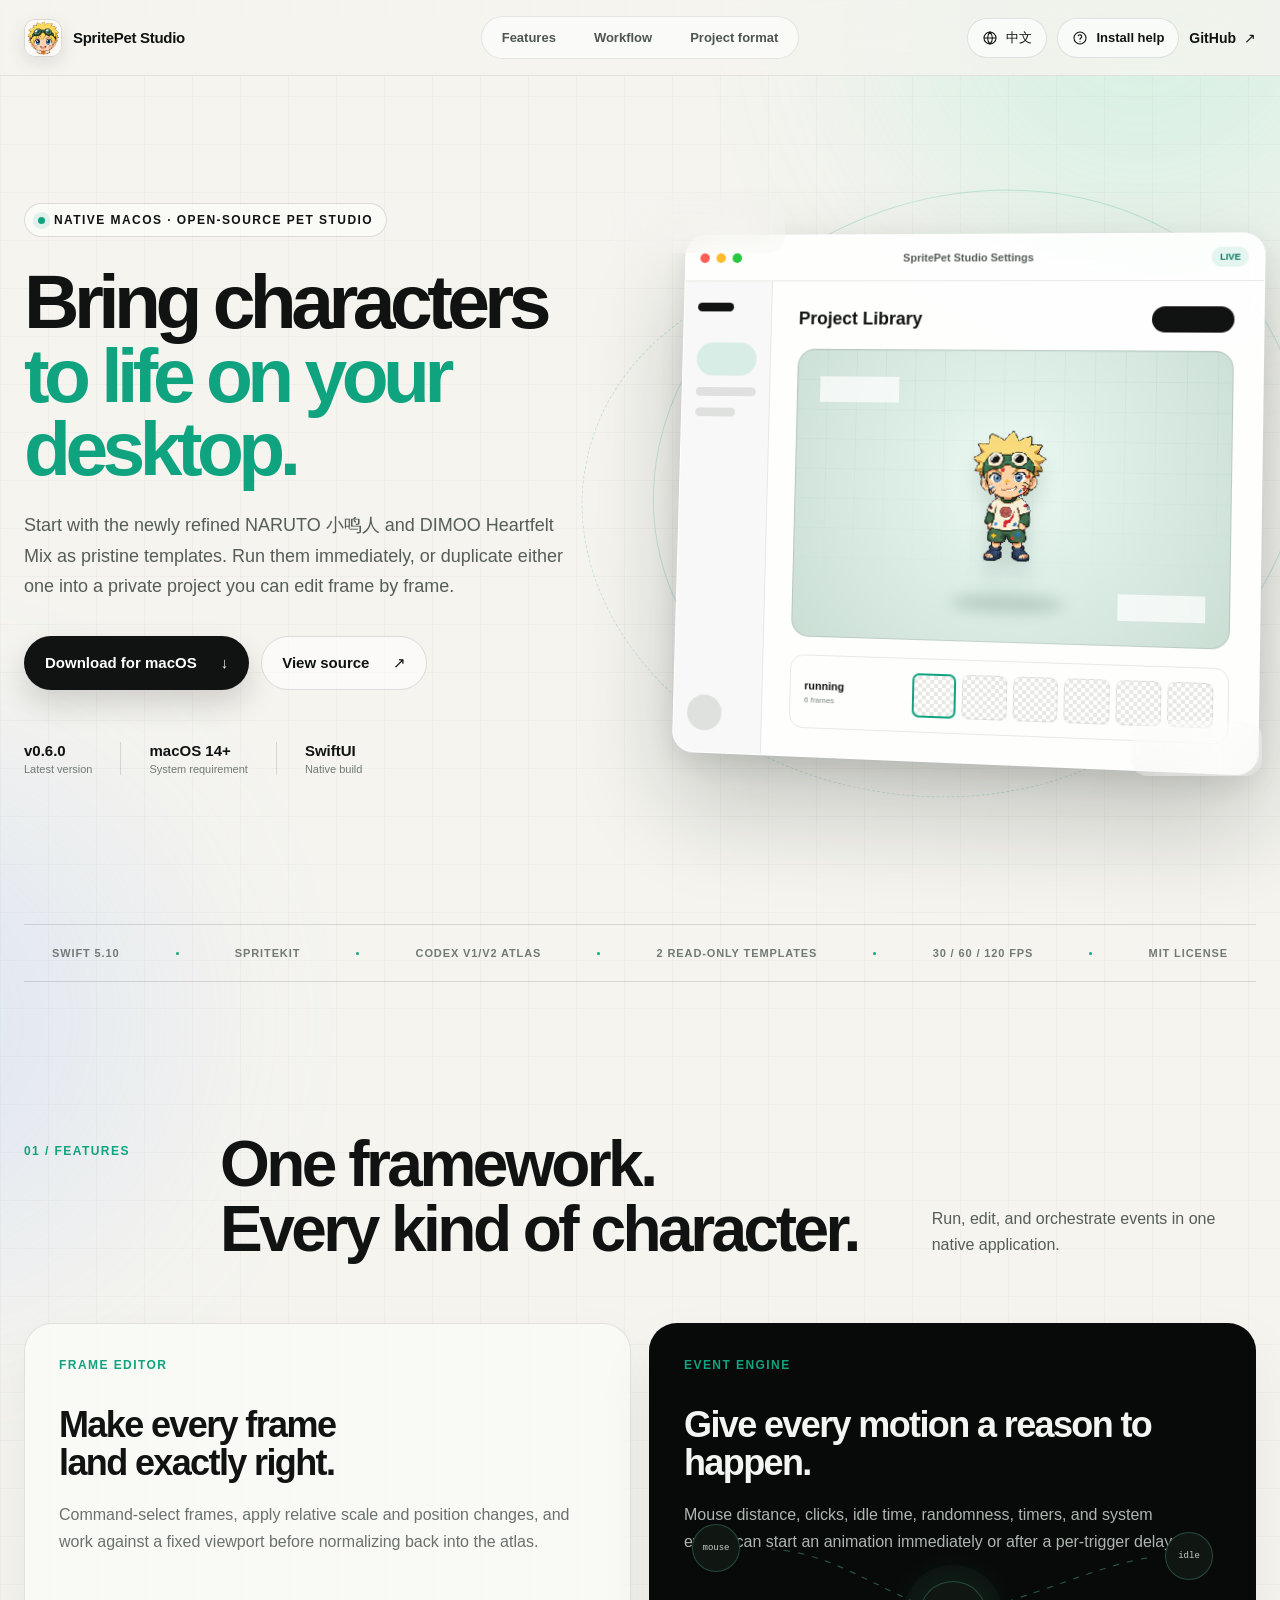
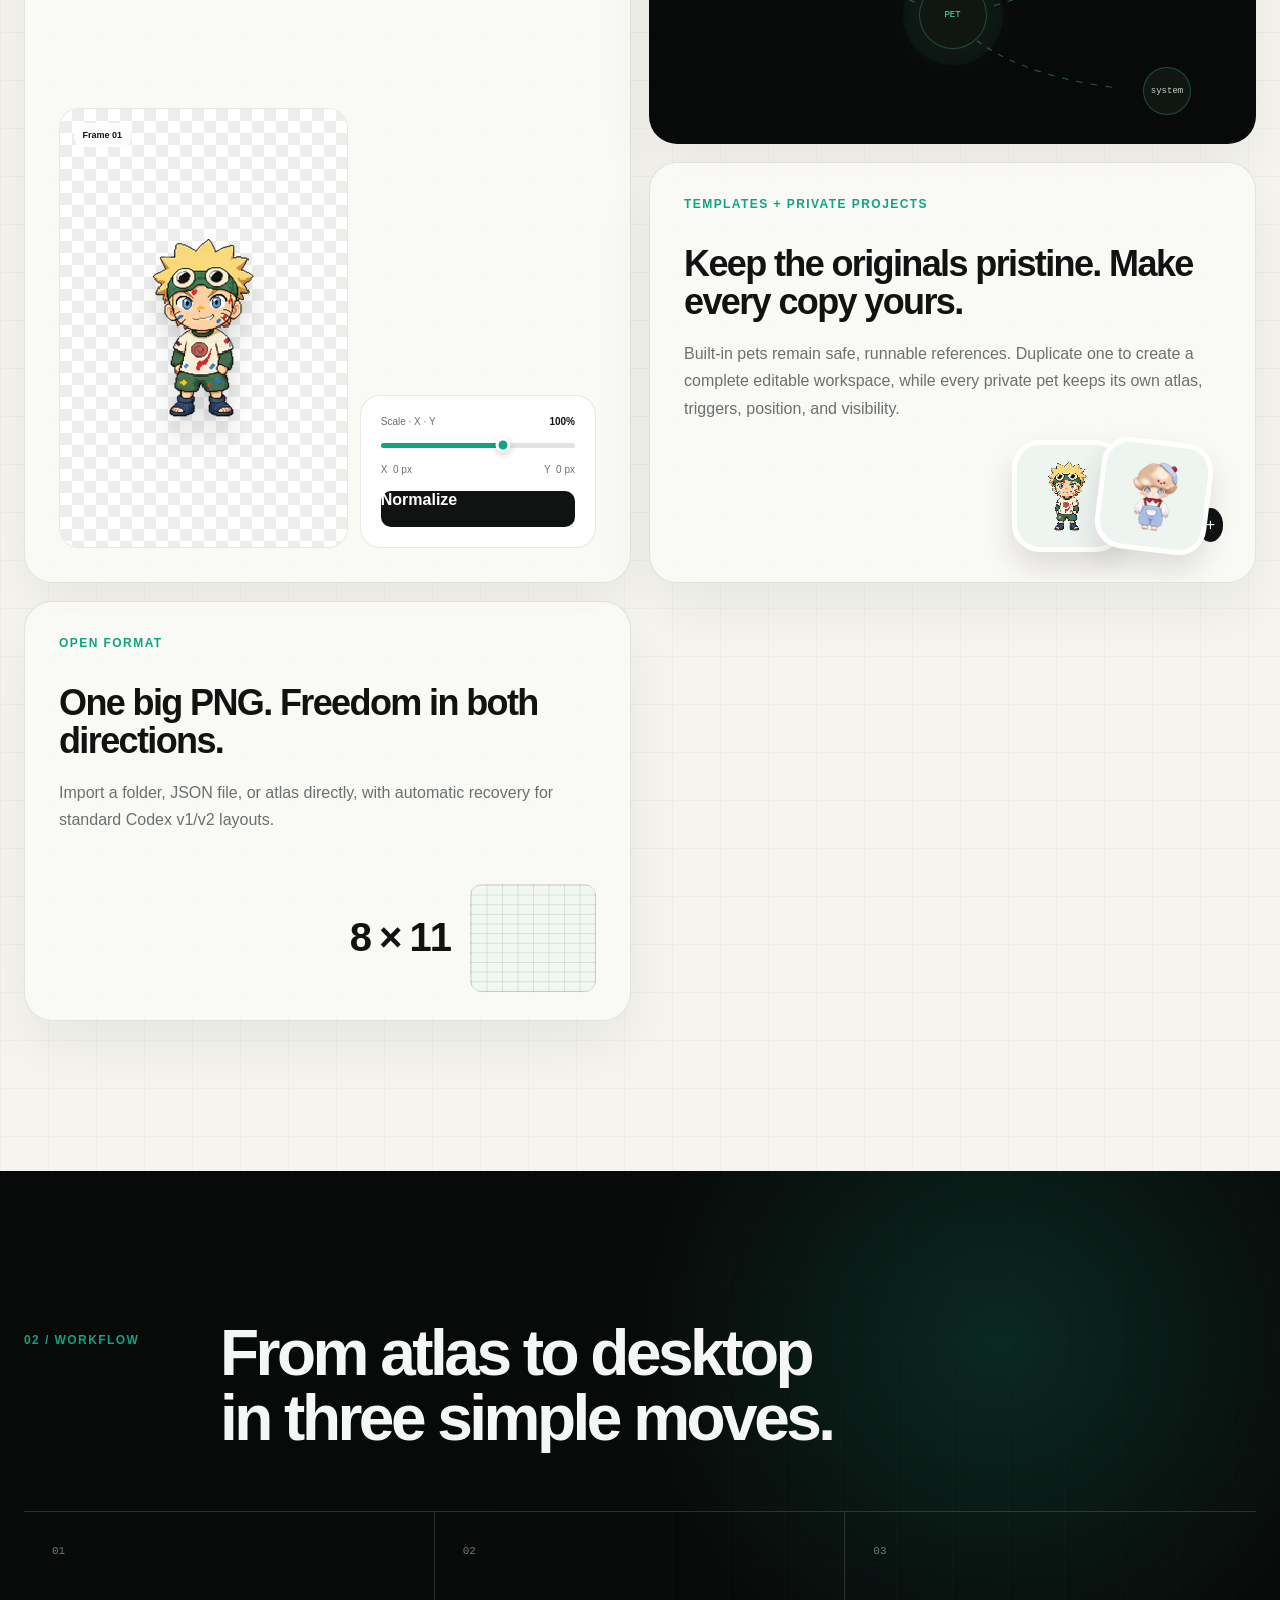
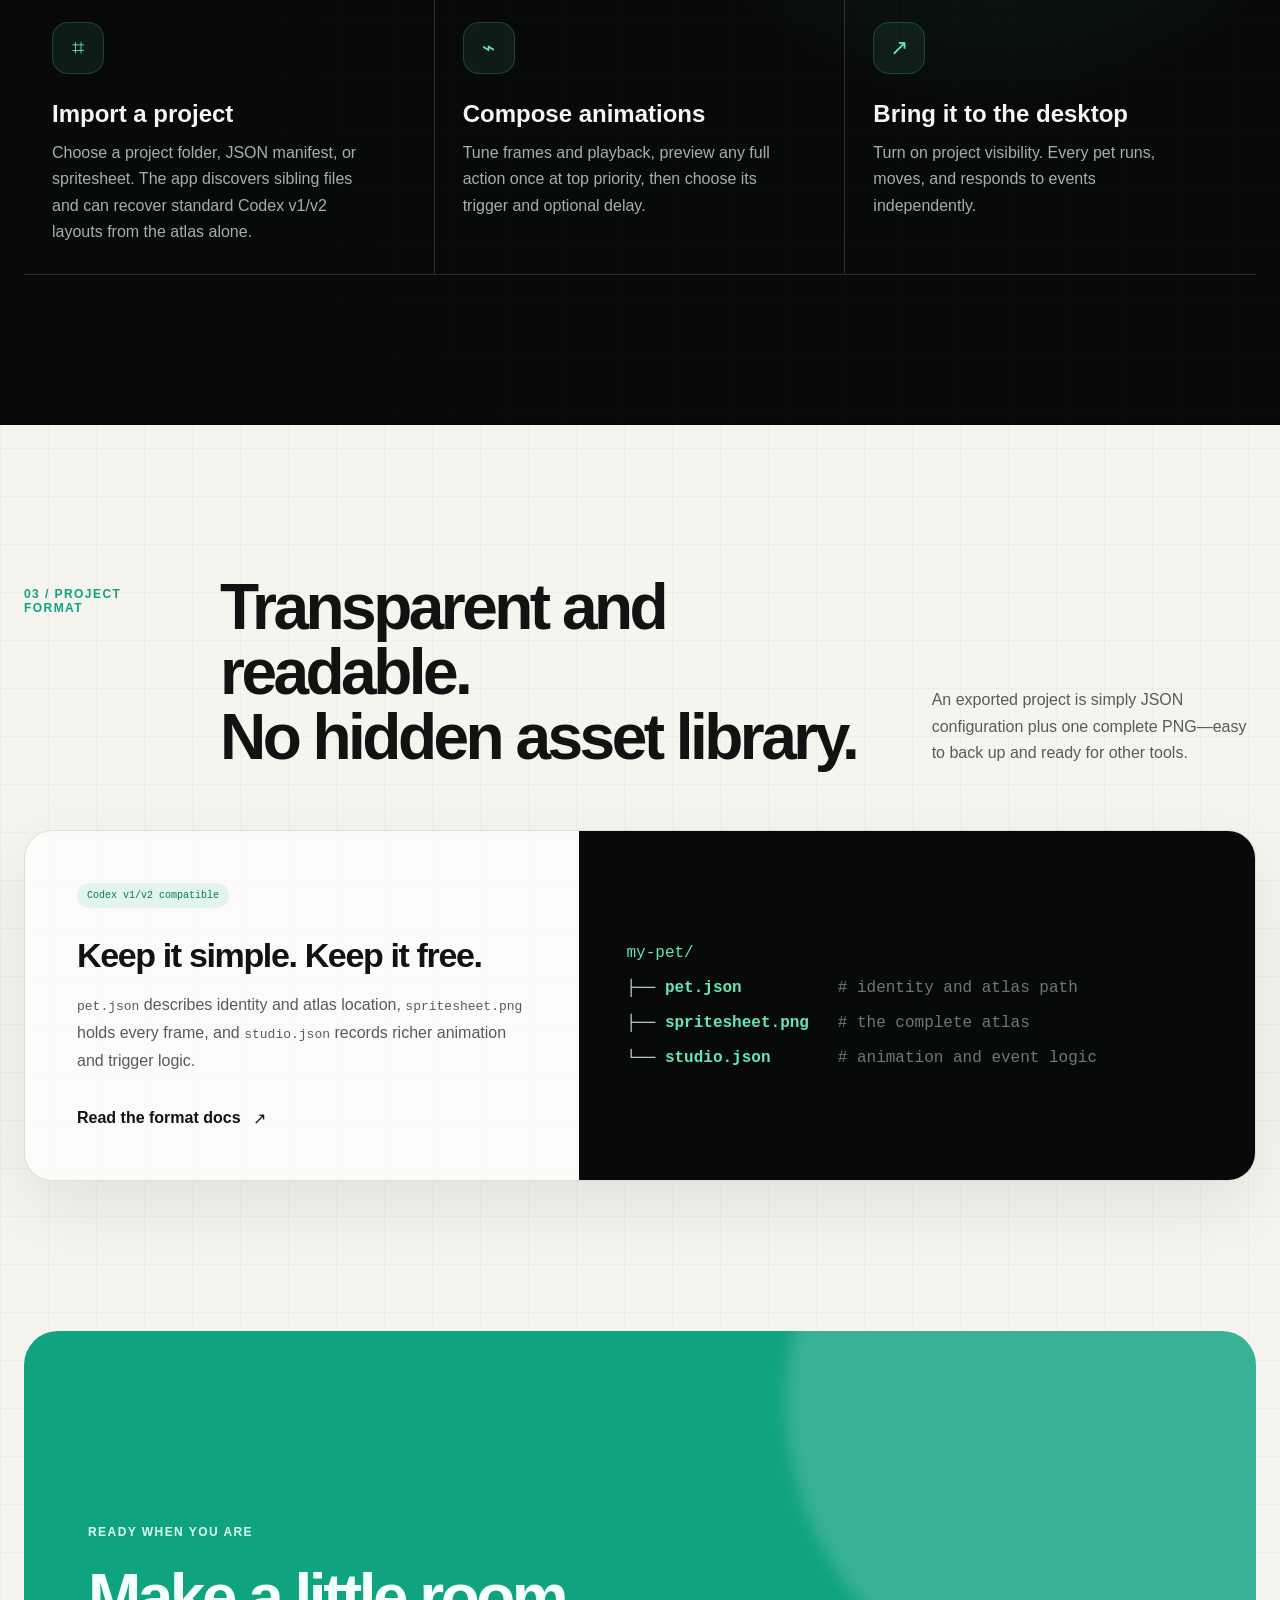
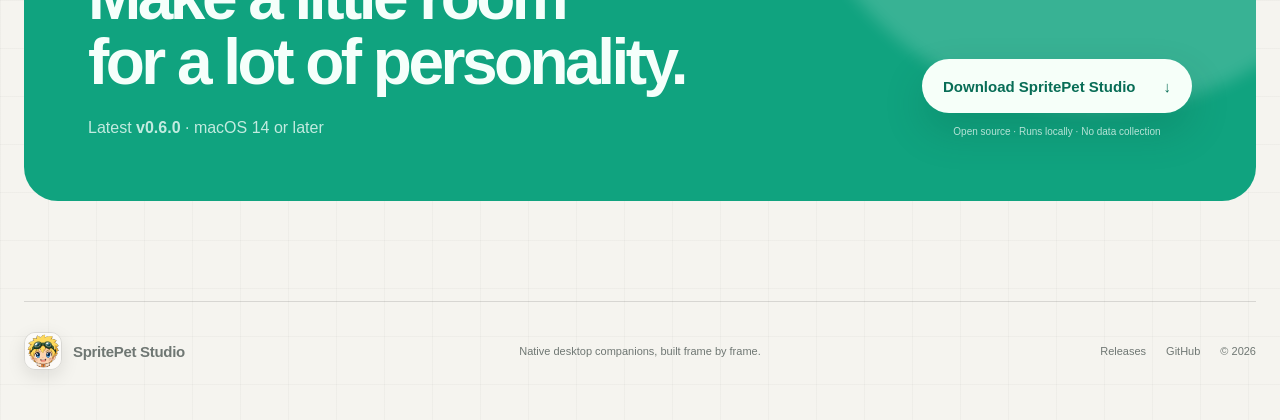
<file: site/index.html>
<!doctype html>
<html lang="en">
  <head>
    <meta charset="utf-8" />
    <meta name="viewport" content="width=device-width, initial-scale=1" />
    <meta name="theme-color" content="#090b0a" />
    <meta
      name="description"
      content="SpritePet Studio is a native macOS desktop pet runner and interactive sprite atlas editor."
    />
    <meta property="og:title" content="SpritePet Studio · Desktop companions, built your way" />
    <meta
      property="og:description"
      content="Turn sprite atlases, animations, and system events into companions that live on your desktop."
    />
    <meta property="og:type" content="website" />
    <meta property="og:image" content="assets/app-icon.png" />
    <title>SpritePet Studio · Desktop companions, built your way</title>
    <link rel="icon" href="assets/app-icon.png" />
    <link rel="stylesheet" href="styles.css" />
    <noscript><style>.reveal { opacity: 1; transform: none; }</style></noscript>
    <script src="app.js" defer></script>
  </head>
  <body>
    <div class="ambient ambient-one" aria-hidden="true"></div>
    <div class="ambient ambient-two" aria-hidden="true"></div>

    <header class="site-header">
      <a class="brand" href="#top" aria-label="Back to home" data-i18n-aria="homeLabel">
        <img src="assets/app-icon.png" alt="" />
        <span>SpritePet Studio</span>
      </a>
      <nav aria-label="Main navigation" data-i18n-aria="navLabel">
        <a href="#features" data-i18n="navFeatures">Features</a>
        <a href="#workflow" data-i18n="navWorkflow">Workflow</a>
        <a href="#format" data-i18n="navFormat">Project format</a>
      </nav>
      <div class="header-controls">
        <button class="language-toggle" type="button" data-language-toggle aria-label="Switch to Chinese">
          <svg viewBox="0 0 20 20" aria-hidden="true">
            <circle cx="10" cy="10" r="7.5"></circle>
            <path d="M2.8 10h14.4M10 2.5c2 2 3 4.5 3 7.5s-1 5.5-3 7.5c-2-2-3-4.5-3-7.5s1-5.5 3-7.5Z"></path>
          </svg>
          <span data-language-label>中文</span>
        </button>
        <a class="install-help-link" href="install.html" data-i18n-aria="installHelpLabel">
          <svg viewBox="0 0 20 20" aria-hidden="true">
            <circle cx="10" cy="10" r="7.5"></circle>
            <path d="M7.9 7.2a2.3 2.3 0 0 1 4.3 1.1c0 1.7-2.2 1.8-2.2 3.4M10 14.5h.01"></path>
          </svg>
          <span data-i18n="installHelp">Install help</span>
        </a>
        <a
          class="header-action"
          href="https://github.com/herbit2004/sprite-pet-studio"
          target="_blank"
          rel="noreferrer"
        >
          GitHub
          <span aria-hidden="true">↗</span>
        </a>
      </div>
    </header>

    <main id="top">
      <section class="hero shell">
        <div class="hero-copy reveal">
          <div class="eyebrow">
            <span class="status-dot"></span>
            <span data-i18n="heroEyebrow">Native macOS · Open-source pet studio</span>
          </div>
          <h1 data-i18n-html="heroTitle">Bring characters<br /><em>to life on your desktop.</em></h1>
          <p class="hero-lede" data-i18n="heroLede">Start with the newly refined NARUTO 小鸣人 and DIMOO Heartfelt Mix as pristine templates. Run them immediately, or duplicate either one into a private project you can edit frame by frame.</p>
          <div class="hero-actions">
            <a
              class="button button-primary"
              data-release-download
              href="https://github.com/herbit2004/sprite-pet-studio/releases/latest/download/SpritePetStudio-macOS.zip"
            >
              <span data-i18n="downloadMac">Download for macOS</span>
              <span aria-hidden="true">↓</span>
            </a>
            <a
              class="button button-secondary"
              href="https://github.com/herbit2004/sprite-pet-studio"
              target="_blank"
              rel="noreferrer"
            >
              <span data-i18n="viewSource">View source</span>
              <span aria-hidden="true">↗</span>
            </a>
          </div>
          <div class="hero-meta" aria-label="Application information" data-i18n-aria="appInfo">
            <div>
              <strong data-version>v0.6.0</strong>
              <span data-i18n="latestVersion">Latest version</span>
            </div>
            <div>
              <strong>macOS 14+</strong>
              <span data-i18n="systemRequirement">System requirement</span>
            </div>
            <div>
              <strong>SwiftUI</strong>
              <span data-i18n="nativeBuild">Native build</span>
            </div>
          </div>
        </div>

        <div class="hero-product reveal" data-delay="1">
          <div class="orbit orbit-one" aria-hidden="true"></div>
          <div class="orbit orbit-two" aria-hidden="true"></div>
          <div class="app-window">
            <div class="window-bar">
              <div class="traffic-lights" aria-hidden="true">
                <i></i><i></i><i></i>
              </div>
              <span data-i18n="windowTitle">SpritePet Studio Settings</span>
              <span class="window-state" data-i18n="live">Live</span>
            </div>
            <div class="window-body">
              <aside class="mock-sidebar" aria-hidden="true">
                <div class="mock-brand"></div>
                <div class="mock-nav active"></div>
                <div class="mock-nav"></div>
                <div class="mock-nav short"></div>
                <div class="mock-spacer"></div>
                <div class="mock-profile"></div>
              </aside>
              <div class="mock-content">
                <div class="mock-heading">
                  <span data-i18n="projectLibrary">Project Library</span>
                  <i></i>
                </div>
                <div class="pet-stage">
                  <div class="stage-grid" aria-hidden="true"></div>
                  <span class="event-chip event-chip-one" data-i18n="mouseNearChip">mouse · near</span>
                  <span class="event-chip event-chip-two" data-i18n="actionIdleChip">action · idle</span>
                  <img src="assets/naruto-idle.png" alt="Little Naruto desktop pet preview" data-i18n-alt="petAlt" />
                  <div class="stage-shadow" aria-hidden="true"></div>
                </div>
                <div class="mock-timeline" aria-label="Animation frame preview" data-i18n-aria="framePreviewLabel">
                  <div class="timeline-label">
                    <span data-i18n="running">running</span>
                    <small data-i18n="sixFrames">6 frames</small>
                  </div>
                  <div class="frames" aria-hidden="true">
                    <i class="selected"></i><i></i><i></i><i></i><i></i><i></i>
                  </div>
                </div>
              </div>
            </div>
          </div>
          <div class="floating-card floating-event">
            <span class="floating-icon">⌁</span>
            <div><small data-i18n="eventInterface">Event interface</small><strong data-i18n="mouseNear">Mouse nearby</strong></div>
            <i></i>
          </div>
          <div class="floating-card floating-frame">
            <span class="frame-number">08</span>
            <div><small data-i18n="atlasSlot">Atlas slot</small><strong data-i18n="normalized">Normalized</strong></div>
          </div>
        </div>
      </section>

      <section class="trust-strip shell reveal" aria-label="Core technologies" data-i18n-aria="coreTech">
        <span>Swift 5.10</span>
        <i></i>
        <span>SpriteKit</span>
        <i></i>
        <span data-i18n="codexAtlas">Codex v1/v2 atlas</span>
        <i></i>
        <span data-i18n="includedProjects">2 read-only templates</span>
        <i></i>
        <span>30 / 60 / 120 FPS</span>
        <i></i>
        <span>MIT License</span>
      </section>

      <section class="section shell" id="features">
        <div class="section-heading reveal">
          <span class="section-index" data-i18n="featuresIndex">01 / Features</span>
          <h2 data-i18n-html="featuresTitle">One framework.<br />Every kind of character.</h2>
          <p data-i18n="featuresIntro">Run, edit, and orchestrate events in one native application.</p>
        </div>

        <div class="bento-grid">
          <article class="bento bento-large reveal">
            <div class="card-kicker" data-i18n="frameEditor">Frame editor</div>
            <h3 data-i18n-html="frameTitle">Make every frame<br />land exactly right.</h3>
            <p data-i18n="frameDesc">Command-select frames, apply relative scale and position changes, and work against a fixed viewport before normalizing back into the atlas.</p>
            <div class="frame-lab" aria-hidden="true">
              <div class="frame-preview">
                <div class="checker"></div>
                <img src="assets/naruto-idle.png" alt="" />
                <span data-i18n="frameOne">Frame 01</span>
              </div>
              <div class="frame-controls">
                <div><span data-i18n="scale">Scale · X · Y</span><b>100%</b></div>
                <div class="control-line"><i></i></div>
                <div class="axis"><span>X&nbsp; 0 px</span><span>Y&nbsp; 0 px</span></div>
                <span class="fake-button" data-i18n="normalize">Normalize</span>
              </div>
            </div>
          </article>

          <article class="bento bento-dark reveal" data-delay="1">
            <div class="card-kicker" data-i18n="eventEngine">Event engine</div>
            <h3 data-i18n="eventTitle">Give every motion a reason to happen.</h3>
            <p data-i18n="eventDesc">Mouse distance, clicks, idle time, randomness, timers, and system events can start an animation immediately or after a per-trigger delay.</p>
            <div class="signal-map" aria-hidden="true">
              <span class="signal-core" data-i18n="pet">PET</span>
              <span class="signal-node node-a" data-i18n="mouse">mouse</span>
              <span class="signal-node node-b" data-i18n="idle">idle</span>
              <span class="signal-node node-c" data-i18n="system">system</span>
              <svg viewBox="0 0 320 190" preserveAspectRatio="none">
                <path d="M160 95 C110 65 92 34 52 28" />
                <path d="M160 95 C214 72 246 45 276 37" />
                <path d="M160 95 C178 132 213 154 255 163" />
              </svg>
            </div>
          </article>

          <article class="bento reveal">
            <div class="card-kicker" data-i18n="multiProject">Templates + private projects</div>
            <h3 data-i18n="multiTitle">Keep the originals pristine. Make every copy yours.</h3>
            <p data-i18n="multiDesc">Built-in pets remain safe, runnable references. Duplicate one to create a complete editable workspace, while every private pet keeps its own atlas, triggers, position, and visibility.</p>
            <div class="pet-stack" aria-hidden="true">
              <span><img src="assets/naruto-idle.png" alt="" /></span>
              <span><img src="assets/dimoo-idle.png" alt="" /></span>
              <i>+</i>
            </div>
          </article>

          <article class="bento reveal" data-delay="1">
            <div class="card-kicker" data-i18n="openFormat">Open format</div>
            <h3 data-i18n="formatCardTitle">One big PNG. Freedom in both directions.</h3>
            <p data-i18n="formatCardDesc">Import a folder, JSON file, or atlas directly, with automatic recovery for standard Codex v1/v2 layouts.</p>
            <div class="format-mark" aria-hidden="true">
              <span>8 × 11</span>
              <div class="mini-grid"></div>
            </div>
          </article>
        </div>
      </section>

      <section class="section workflow-section" id="workflow">
        <div class="shell">
          <div class="section-heading section-heading-light reveal">
            <span class="section-index" data-i18n="workflowIndex">02 / Workflow</span>
            <h2 data-i18n-html="workflowTitle">From atlas to desktop<br />in three simple moves.</h2>
          </div>
          <div class="steps">
            <article class="step reveal">
              <span>01</span>
              <div class="step-icon">⌗</div>
              <h3 data-i18n="importTitle">Import a project</h3>
              <p data-i18n-html="importDesc">Choose a project folder, JSON manifest, or spritesheet. The app discovers sibling files and can recover standard Codex v1/v2 layouts from the atlas alone.</p>
            </article>
            <article class="step reveal" data-delay="1">
              <span>02</span>
              <div class="step-icon">⌁</div>
              <h3 data-i18n="composeTitle">Compose animations</h3>
              <p data-i18n="composeDesc">Tune frames and playback, preview any full action once at top priority, then choose its trigger and optional delay.</p>
            </article>
            <article class="step reveal" data-delay="2">
              <span>03</span>
              <div class="step-icon">↗</div>
              <h3 data-i18n="desktopTitle">Bring it to the desktop</h3>
              <p data-i18n="desktopDesc">Turn on project visibility. Every pet runs, moves, and responds to events independently.</p>
            </article>
          </div>
        </div>
      </section>

      <section class="section shell format-section" id="format">
        <div class="section-heading reveal">
          <span class="section-index" data-i18n="formatIndex">03 / Project format</span>
          <h2 data-i18n-html="formatTitle">Transparent and readable.<br />No hidden asset library.</h2>
          <p data-i18n="formatIntro">An exported project is simply JSON configuration plus one complete PNG—easy to back up and ready for other tools.</p>
        </div>
        <div class="format-panel reveal">
          <div class="format-copy">
            <span class="format-badge" data-i18n="formatBadge">Codex v1/v2 compatible</span>
            <h3 data-i18n="formatSimpleTitle">Keep it simple. Keep it free.</h3>
            <p data-i18n-html="formatSimpleDesc"><code>pet.json</code> describes identity and atlas location, <code>spritesheet.png</code> holds every frame, and <code>studio.json</code> records richer animation and trigger logic.</p>
            <a
              href="https://github.com/herbit2004/sprite-pet-studio/blob/main/docs/PROJECT_FORMAT.md"
              target="_blank"
              rel="noreferrer"
            ><span data-i18n="viewDocs">Read the format docs</span> <span>↗</span></a>
          </div>
          <pre aria-label="Project directory structure" data-i18n-aria="structureLabel"><code><span>my-pet/</span>
├── <b>pet.json</b>          <i data-i18n="identityComment"># identity and atlas path</i>
├── <b>spritesheet.png</b>   <i data-i18n="atlasComment"># the complete atlas</i>
└── <b>studio.json</b>       <i data-i18n="studioComment"># animation and event logic</i></code></pre>
        </div>
      </section>

      <section class="download-section shell reveal">
        <div class="download-glow" aria-hidden="true"></div>
        <div>
          <span class="section-index" data-i18n="ready">Ready when you are</span>
          <h2 data-i18n-html="downloadTitle">Make a little room<br />for a lot of personality.</h2>
          <p>
            <span data-i18n="latestInline">Latest</span> <strong data-version>v0.6.0</strong> · <span data-i18n="macRequirement">macOS 14 or later</span>
            <span data-size></span>
          </p>
        </div>
        <div class="download-actions">
          <a
            class="button button-light"
            data-release-download
            href="https://github.com/herbit2004/sprite-pet-studio/releases/latest/download/SpritePetStudio-macOS.zip"
          >
            <span data-i18n="downloadProduct">Download SpritePet Studio</span>
            <span aria-hidden="true">↓</span>
          </a>
          <small data-i18n="privacyLine">Open source · Runs locally · No data collection</small>
        </div>
      </section>
    </main>

    <footer class="site-footer shell">
      <a class="brand" href="#top">
        <img src="assets/app-icon.png" alt="" />
        <span>SpritePet Studio</span>
      </a>
      <p data-i18n="footerTagline">Native desktop companions, built frame by frame.</p>
      <div>
        <a href="https://github.com/herbit2004/sprite-pet-studio/releases" data-i18n="releases">Releases</a>
        <a href="https://github.com/herbit2004/sprite-pet-studio">GitHub</a>
        <span>© <span data-year></span></span>
      </div>
    </footer>
  </body>
</html>
</file>
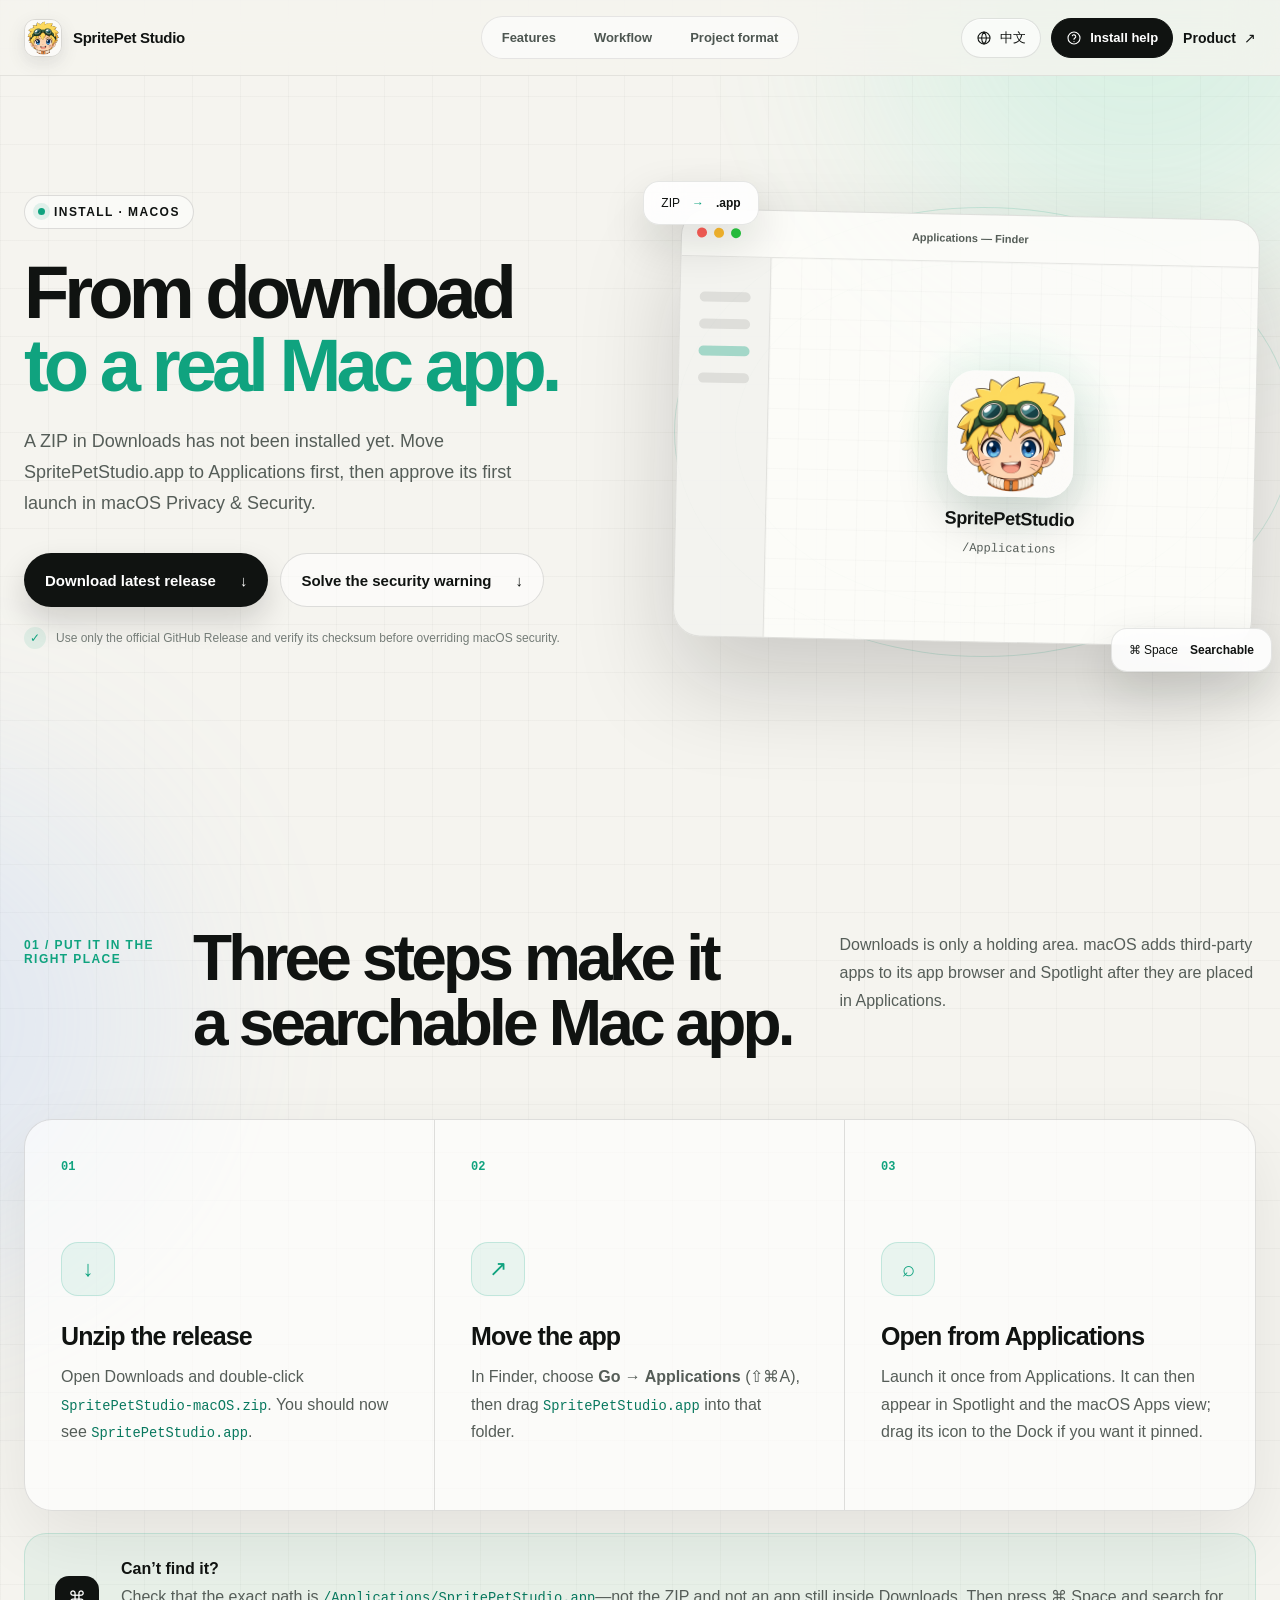
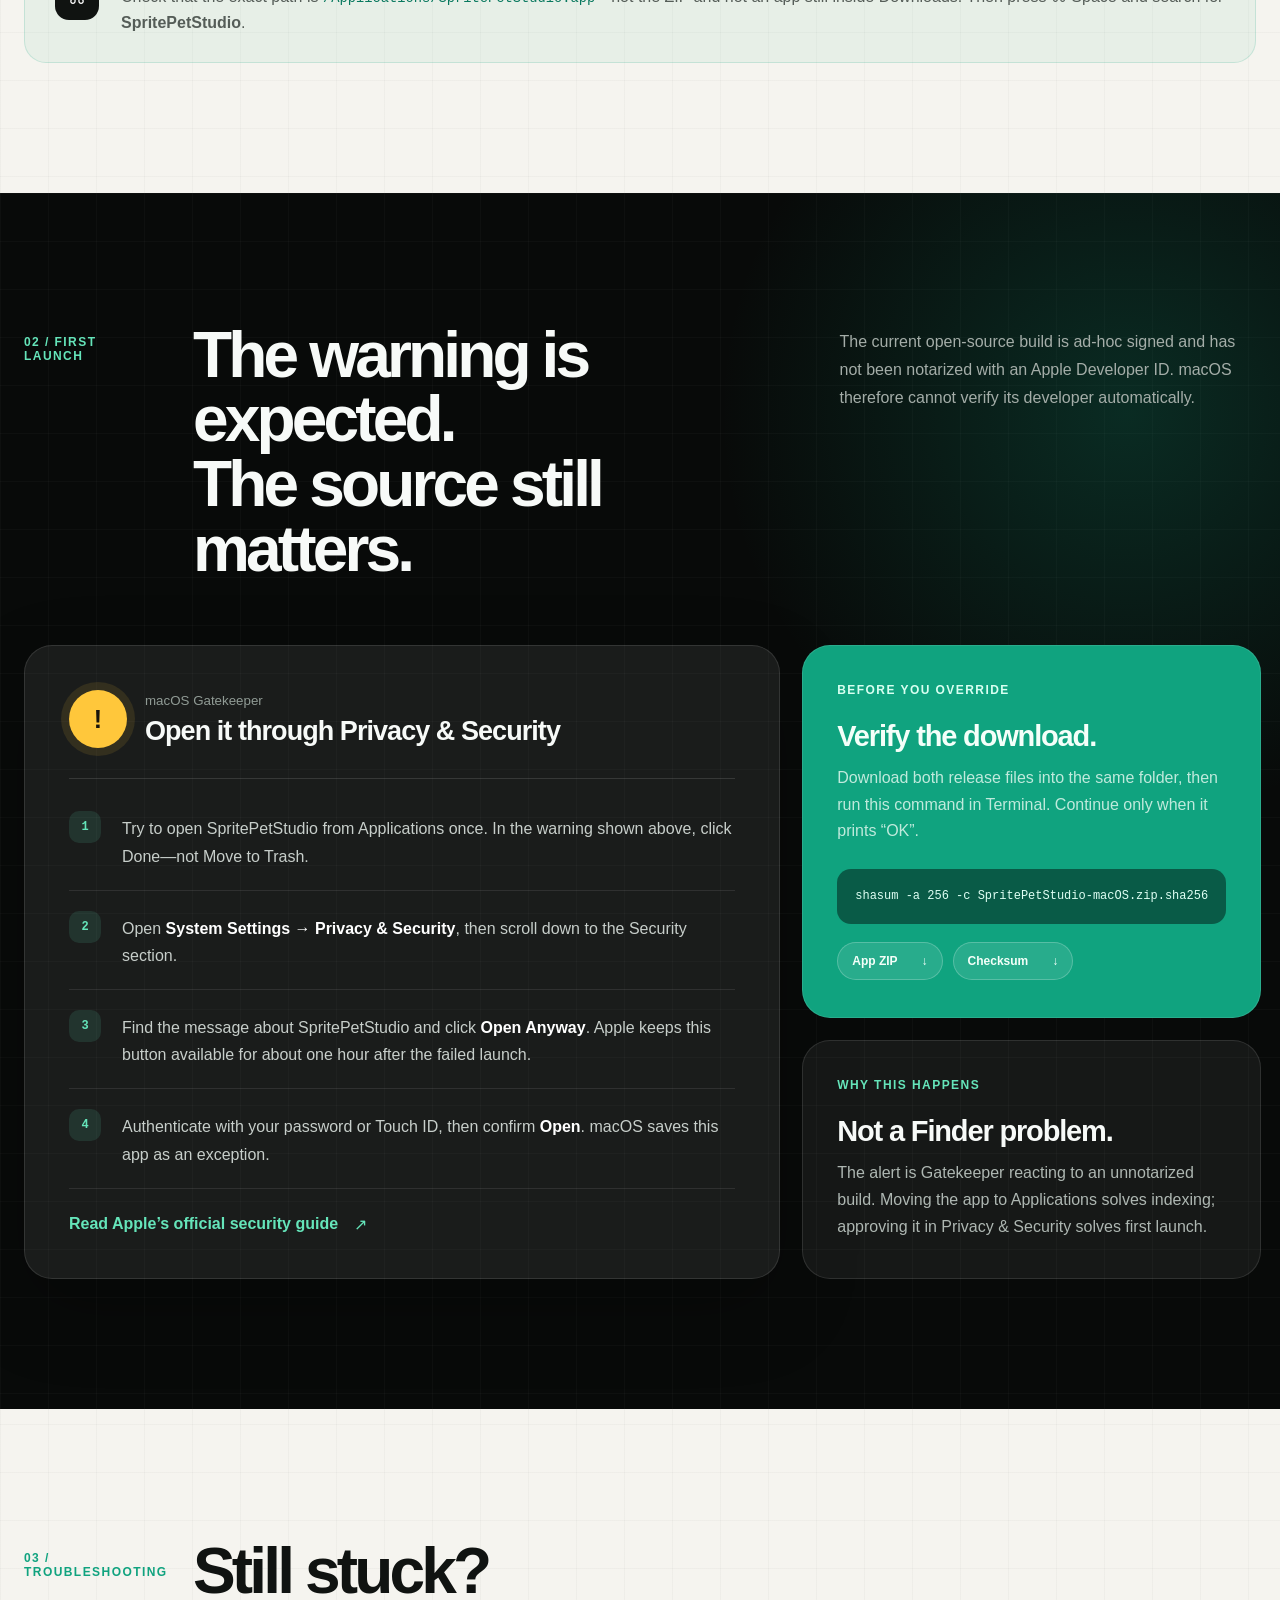
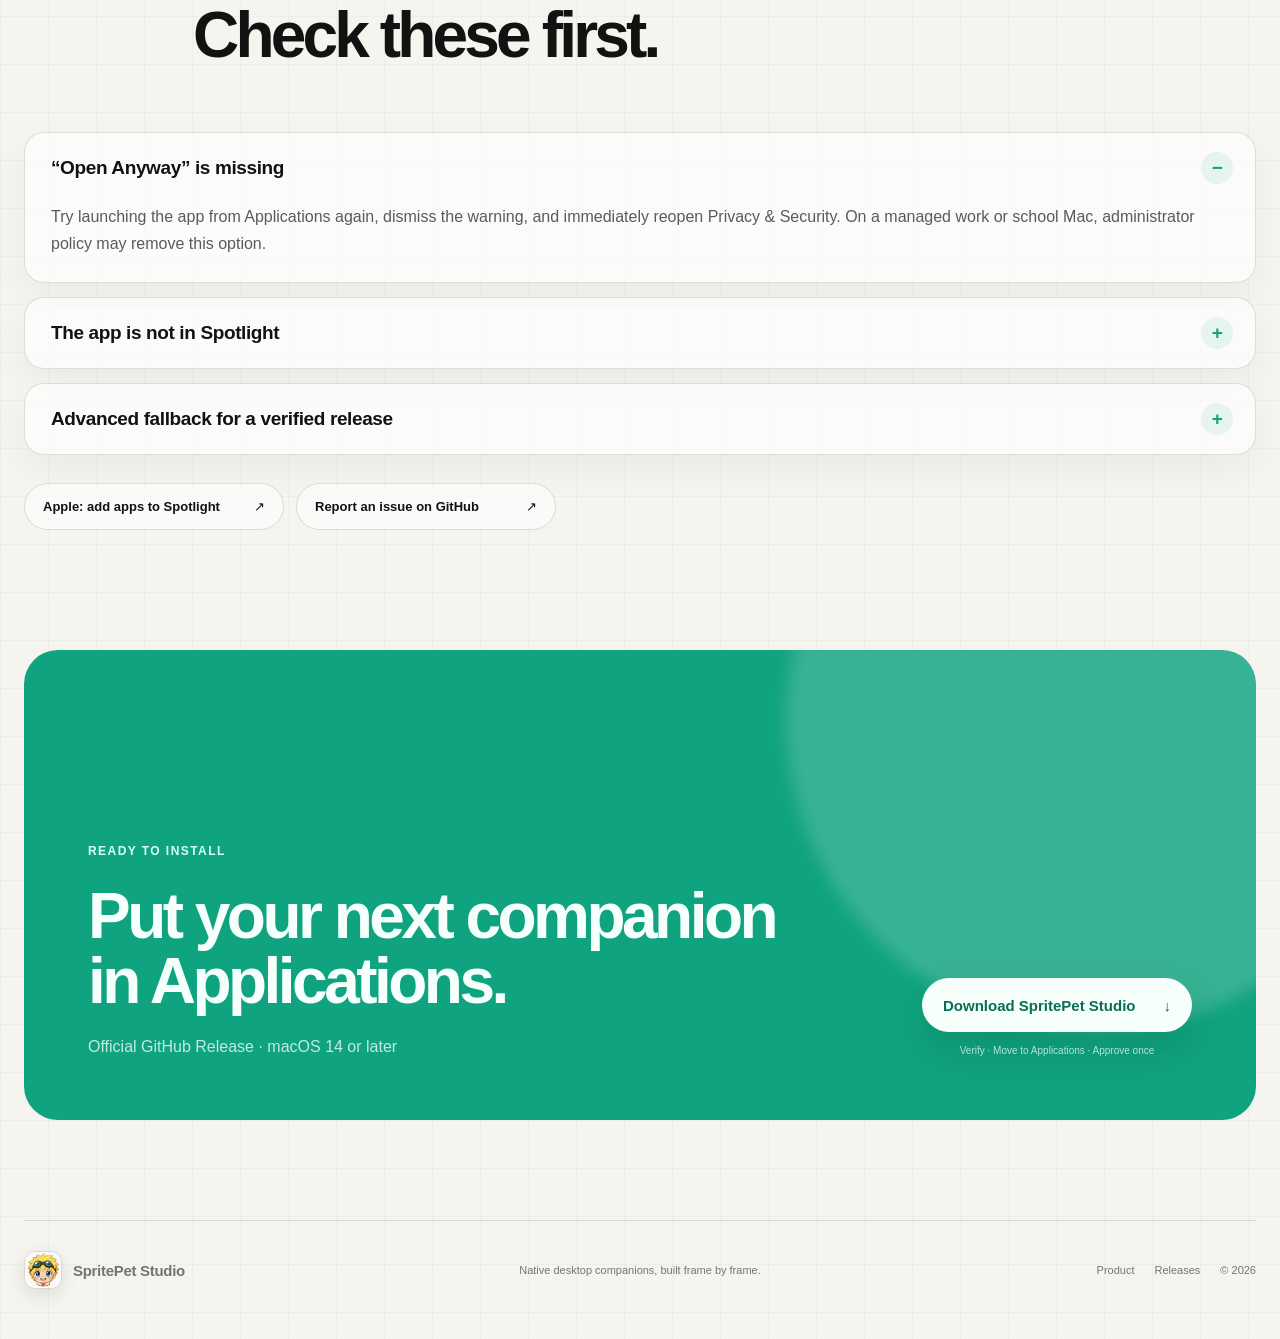
<file: site/install.html>
<!doctype html>
<html lang="en">
  <head>
    <meta charset="utf-8" />
    <meta name="viewport" content="width=device-width, initial-scale=1" />
    <meta name="theme-color" content="#f5f4ef" />
    <meta
      name="description"
      content="Install SpritePet Studio on macOS, add it to Applications, and safely handle the first-launch security warning."
    />
    <meta property="og:title" content="Install SpritePet Studio on macOS" />
    <meta
      property="og:description"
      content="A bilingual guide for installing SpritePet Studio and handling macOS Gatekeeper."
    />
    <meta property="og:type" content="website" />
    <meta property="og:image" content="assets/app-icon.png" />
    <title>Install SpritePet Studio on macOS</title>
    <link rel="icon" href="assets/app-icon.png" />
    <link rel="stylesheet" href="styles.css" />
    <noscript><style>.reveal { opacity: 1; transform: none; }</style></noscript>
    <script src="app.js" defer></script>
  </head>
  <body class="install-page" data-page="install">
    <div class="ambient ambient-one" aria-hidden="true"></div>
    <div class="ambient ambient-two" aria-hidden="true"></div>

    <header class="site-header">
      <a class="brand" href="index.html" aria-label="Back to product page" data-i18n-aria="productHomeLabel">
        <img src="assets/app-icon.png" alt="" />
        <span>SpritePet Studio</span>
      </a>
      <nav aria-label="Main navigation" data-i18n-aria="navLabel">
        <a href="index.html#features" data-i18n="navFeatures">Features</a>
        <a href="index.html#workflow" data-i18n="navWorkflow">Workflow</a>
        <a href="index.html#format" data-i18n="navFormat">Project format</a>
      </nav>
      <div class="header-controls">
        <button class="language-toggle" type="button" data-language-toggle aria-label="Switch to Chinese">
          <svg viewBox="0 0 20 20" aria-hidden="true">
            <circle cx="10" cy="10" r="7.5"></circle>
            <path d="M2.8 10h14.4M10 2.5c2 2 3 4.5 3 7.5s-1 5.5-3 7.5c-2-2-3-4.5-3-7.5s1-5.5 3-7.5Z"></path>
          </svg>
          <span data-language-label>中文</span>
        </button>
        <a class="install-help-link is-active" href="install.html" aria-current="page" data-i18n-aria="installHelpLabel">
          <svg viewBox="0 0 20 20" aria-hidden="true">
            <circle cx="10" cy="10" r="7.5"></circle>
            <path d="M7.9 7.2a2.3 2.3 0 0 1 4.3 1.1c0 1.7-2.2 1.8-2.2 3.4M10 14.5h.01"></path>
          </svg>
          <span data-i18n="installHelp">Install help</span>
        </a>
        <a class="header-action" href="index.html">
          <span data-i18n="backToProduct">Product</span>
          <span aria-hidden="true">↗</span>
        </a>
      </div>
    </header>

    <main class="install-main">
      <section class="install-hero shell">
        <div class="install-hero-copy reveal">
          <div class="eyebrow">
            <span class="status-dot"></span>
            <span data-i18n="installEyebrow">Install · macOS</span>
          </div>
          <h1 data-i18n-html="installTitle">From download<br /><em>to a real Mac app.</em></h1>
          <p data-i18n="installIntro">A ZIP in Downloads has not been installed yet. Move SpritePetStudio.app to Applications first, then approve its first launch in macOS Privacy &amp; Security.</p>
          <div class="hero-actions">
            <a
              class="button button-primary"
              data-release-download
              href="https://github.com/herbit2004/sprite-pet-studio/releases/latest/download/SpritePetStudio-macOS.zip"
            >
              <span data-i18n="downloadLatest">Download latest release</span>
              <span aria-hidden="true">↓</span>
            </a>
            <a class="button button-secondary" href="#gatekeeper">
              <span data-i18n="solveWarning">Solve the security warning</span>
              <span aria-hidden="true">↓</span>
            </a>
          </div>
          <p class="install-source-line">
            <span data-i18n="officialSource">Use only the official GitHub Release and verify its checksum before overriding macOS security.</span>
          </p>
        </div>

        <div class="install-visual reveal" data-delay="1" aria-hidden="true">
          <div class="install-window">
            <div class="window-bar">
              <div class="traffic-lights"><i></i><i></i><i></i></div>
              <span data-i18n="finderTitle">Applications — Finder</span>
              <span></span>
            </div>
            <div class="finder-scene">
              <div class="finder-sidebar">
                <i></i><i></i><i class="active"></i><i></i>
              </div>
              <div class="finder-app">
                <img src="assets/app-icon.png" alt="" />
                <strong>SpritePetStudio</strong>
                <span>/Applications</span>
              </div>
            </div>
          </div>
          <div class="install-path-chip install-path-chip-one"><span>ZIP</span><i>→</i><strong>.app</strong></div>
          <div class="install-path-chip install-path-chip-two"><span>⌘ Space</span><strong data-i18n="searchable">Searchable</strong></div>
        </div>
      </section>

      <section class="install-section shell" id="applications">
        <div class="install-section-heading reveal">
          <span class="section-index" data-i18n="installFlowIndex">01 / Put it in the right place</span>
          <h2 data-i18n-html="installFlowTitle">Three steps make it<br />a searchable Mac app.</h2>
          <p data-i18n="installFlowIntro">Downloads is only a holding area. macOS adds third-party apps to its app browser and Spotlight after they are placed in Applications.</p>
        </div>
        <div class="install-steps">
          <article class="install-step reveal">
            <span>01</span>
            <div class="install-step-icon">↓</div>
            <h3 data-i18n="unzipTitle">Unzip the release</h3>
            <p data-i18n-html="unzipDesc">Open Downloads and double-click <code>SpritePetStudio-macOS.zip</code>. You should now see <code>SpritePetStudio.app</code>.</p>
          </article>
          <article class="install-step reveal" data-delay="1">
            <span>02</span>
            <div class="install-step-icon">↗</div>
            <h3 data-i18n="moveTitle">Move the app</h3>
            <p data-i18n-html="moveDesc">In Finder, choose <strong>Go → Applications</strong> (⇧⌘A), then drag <code>SpritePetStudio.app</code> into that folder.</p>
          </article>
          <article class="install-step reveal" data-delay="2">
            <span>03</span>
            <div class="install-step-icon">⌕</div>
            <h3 data-i18n="launchTitle">Open from Applications</h3>
            <p data-i18n="launchDesc">Launch it once from Applications. It can then appear in Spotlight and the macOS Apps view; drag its icon to the Dock if you want it pinned.</p>
          </article>
        </div>
        <div class="finder-tip reveal">
          <span class="finder-tip-icon">⌘</span>
          <div>
            <strong data-i18n="finderTipTitle">Can’t find it?</strong>
            <p data-i18n-html="finderTipBody">Check that the exact path is <code>/Applications/SpritePetStudio.app</code>—not the ZIP and not an app still inside Downloads. Then press ⌘ Space and search for <strong>SpritePetStudio</strong>.</p>
          </div>
        </div>
      </section>

      <section class="security-section" id="gatekeeper">
        <div class="shell">
          <div class="install-section-heading install-section-heading-light reveal">
            <span class="section-index" data-i18n="securityIndex">02 / First launch</span>
            <h2 data-i18n-html="securityTitle">The warning is expected.<br />The source still matters.</h2>
            <p data-i18n="securityIntro">The current open-source build is ad-hoc signed and has not been notarized with an Apple Developer ID. macOS therefore cannot verify its developer automatically.</p>
          </div>

          <div class="security-grid">
            <article class="gatekeeper-card reveal">
              <div class="gatekeeper-card-head">
                <span class="security-orb">!</span>
                <div>
                  <small>macOS Gatekeeper</small>
                  <h3 data-i18n="gatekeeperCardTitle">Open it through Privacy &amp; Security</h3>
                </div>
              </div>
              <ol class="security-steps">
                <li><span>1</span><p data-i18n="securityStep1">Try to open SpritePetStudio from Applications once. In the warning shown above, click Done—not Move to Trash.</p></li>
                <li><span>2</span><p data-i18n-html="securityStep2">Open <strong>System Settings → Privacy &amp; Security</strong>, then scroll down to the Security section.</p></li>
                <li><span>3</span><p data-i18n-html="securityStep3">Find the message about SpritePetStudio and click <strong>Open Anyway</strong>. Apple keeps this button available for about one hour after the failed launch.</p></li>
                <li><span>4</span><p data-i18n-html="securityStep4">Authenticate with your password or Touch ID, then confirm <strong>Open</strong>. macOS saves this app as an exception.</p></li>
              </ol>
              <a class="apple-reference" href="https://support.apple.com/guide/mac-help/open-an-app-by-overriding-security-settings-mh40617/mac" target="_blank" rel="noreferrer">
                <span data-i18n="appleSecurityGuide">Read Apple’s official security guide</span><span>↗</span>
              </a>
            </article>

            <div class="security-side">
              <article class="verify-card reveal" data-delay="1">
                <span class="card-kicker" data-i18n="verifyKicker">Before you override</span>
                <h3 data-i18n="verifyTitle">Verify the download.</h3>
                <p data-i18n="verifyDesc">Download both release files into the same folder, then run this command in Terminal. Continue only when it prints “OK”.</p>
                <pre><code>shasum -a 256 -c SpritePetStudio-macOS.zip.sha256</code></pre>
                <div class="verify-links">
                  <a data-release-download href="https://github.com/herbit2004/sprite-pet-studio/releases/latest/download/SpritePetStudio-macOS.zip"><span data-i18n="downloadAppFile">App ZIP</span> ↓</a>
                  <a href="https://github.com/herbit2004/sprite-pet-studio/releases/latest/download/SpritePetStudio-macOS.zip.sha256"><span data-i18n="downloadChecksum">Checksum</span> ↓</a>
                </div>
              </article>
              <article class="why-card reveal" data-delay="2">
                <span class="card-kicker" data-i18n="whyKicker">Why this happens</span>
                <h3 data-i18n="whyTitle">Not a Finder problem.</h3>
                <p data-i18n="whyDesc">The alert is Gatekeeper reacting to an unnotarized build. Moving the app to Applications solves indexing; approving it in Privacy &amp; Security solves first launch.</p>
              </article>
            </div>
          </div>
        </div>
      </section>

      <section class="install-section shell troubleshoot-section" id="troubleshooting">
        <div class="install-section-heading reveal">
          <span class="section-index" data-i18n="troubleIndex">03 / Troubleshooting</span>
          <h2 data-i18n-html="troubleTitle">Still stuck?<br />Check these first.</h2>
        </div>
        <div class="trouble-grid">
          <details class="trouble-item reveal" open>
            <summary data-i18n="openAnywayMissing">“Open Anyway” is missing</summary>
            <p data-i18n="openAnywayMissingBody">Try launching the app from Applications again, dismiss the warning, and immediately reopen Privacy &amp; Security. On a managed work or school Mac, administrator policy may remove this option.</p>
          </details>
          <details class="trouble-item reveal" data-delay="1">
            <summary data-i18n="spotlightMissing">The app is not in Spotlight</summary>
            <p data-i18n="spotlightMissingBody">Confirm the app is directly inside Applications, open it once from Finder, then wait a moment and search its exact name. A ZIP or an app left in Downloads is not installed.</p>
          </details>
          <details class="trouble-item reveal" data-delay="2">
            <summary data-i18n="terminalFallback">Advanced fallback for a verified release</summary>
            <p data-i18n="terminalWarning">Only after verifying the official release checksum, the commands below remove the quarantine flag from this one app and open it. Never use this on an untrusted download.</p>
            <pre><code>xattr -dr com.apple.quarantine "/Applications/SpritePetStudio.app"
open "/Applications/SpritePetStudio.app"</code></pre>
          </details>
        </div>
        <div class="support-links reveal">
          <a href="https://support.apple.com/guide/mac-help/open-apps-in-spotlight-mh35840/mac" target="_blank" rel="noreferrer"><span data-i18n="appleAppsGuide">Apple: add apps to Spotlight</span><span>↗</span></a>
          <a href="https://github.com/herbit2004/sprite-pet-studio/issues" target="_blank" rel="noreferrer"><span data-i18n="reportIssue">Report an issue on GitHub</span><span>↗</span></a>
        </div>
      </section>

      <section class="download-section shell reveal install-download-section">
        <div class="download-glow" aria-hidden="true"></div>
        <div>
          <span class="section-index" data-i18n="readyToInstall">Ready to install</span>
          <h2 data-i18n-html="installDownloadTitle">Put your next companion<br />in Applications.</h2>
          <p data-i18n="installDownloadMeta">Official GitHub Release · macOS 14 or later</p>
        </div>
        <div class="download-actions">
          <a class="button button-light" data-release-download href="https://github.com/herbit2004/sprite-pet-studio/releases/latest/download/SpritePetStudio-macOS.zip">
            <span data-i18n="downloadProduct">Download SpritePet Studio</span>
            <span aria-hidden="true">↓</span>
          </a>
          <small data-i18n="installSafetyLine">Verify · Move to Applications · Approve once</small>
        </div>
      </section>
    </main>

    <footer class="site-footer shell">
      <a class="brand" href="index.html">
        <img src="assets/app-icon.png" alt="" />
        <span>SpritePet Studio</span>
      </a>
      <p data-i18n="footerTagline">Native desktop companions, built frame by frame.</p>
      <div>
        <a href="index.html" data-i18n="backToProduct">Product</a>
        <a href="https://github.com/herbit2004/sprite-pet-studio/releases" data-i18n="releases">Releases</a>
        <span>© <span data-year></span></span>
      </div>
    </footer>
  </body>
</html>
</file>
<file: site/styles.css>
:root {
  color-scheme: light;
  --ink: #101311;
  --ink-soft: #555d58;
  --paper: #f5f4ef;
  --paper-bright: #fbfbf7;
  --line: rgba(16, 19, 17, 0.13);
  --green: #10a37f;
  --green-bright: #65e5ba;
  --green-dark: #073f34;
  --dark: #080a09;
  --shell: min(1240px, calc(100vw - 48px));
  --radius: 28px;
}

* {
  box-sizing: border-box;
}

html {
  scroll-behavior: smooth;
  scroll-padding-top: 100px;
}

body {
  margin: 0;
  overflow-x: hidden;
  background:
    linear-gradient(rgba(16, 19, 17, 0.026) 1px, transparent 1px),
    linear-gradient(90deg, rgba(16, 19, 17, 0.026) 1px, transparent 1px),
    var(--paper);
  background-size: 48px 48px;
  color: var(--ink);
  font-family: -apple-system, BlinkMacSystemFont, "SF Pro Display", "PingFang SC", sans-serif;
  font-synthesis: none;
  -webkit-font-smoothing: antialiased;
}

a {
  color: inherit;
  text-decoration: none;
}

button,
a {
  -webkit-tap-highlight-color: transparent;
}

.shell {
  width: var(--shell);
  margin-inline: auto;
}

.ambient {
  position: fixed;
  z-index: -1;
  width: 520px;
  height: 520px;
  border-radius: 50%;
  filter: blur(100px);
  opacity: 0.18;
  pointer-events: none;
}

.ambient-one {
  top: -260px;
  right: -120px;
  background: var(--green-bright);
}

.ambient-two {
  top: 760px;
  left: -360px;
  background: #93b9ff;
}

.site-header {
  position: sticky;
  z-index: 30;
  top: 0;
  display: grid;
  grid-template-columns: 1fr auto 1fr;
  align-items: center;
  min-height: 76px;
  padding: 12px max(24px, calc((100vw - 1240px) / 2));
  border-bottom: 1px solid rgba(16, 19, 17, 0.08);
  background: rgba(245, 244, 239, 0.78);
  backdrop-filter: blur(24px) saturate(1.2);
}

.brand {
  display: inline-flex;
  align-items: center;
  gap: 11px;
  width: fit-content;
  font-size: 15px;
  font-weight: 700;
  letter-spacing: -0.02em;
}

.brand img {
  width: 38px;
  height: 38px;
  border: 1px solid rgba(16, 19, 17, 0.12);
  border-radius: 11px;
  object-fit: cover;
  box-shadow: 0 6px 18px rgba(16, 19, 17, 0.1);
}

.site-header nav {
  display: flex;
  gap: 8px;
  padding: 5px;
  border: 1px solid rgba(16, 19, 17, 0.09);
  border-radius: 999px;
  background: rgba(255, 255, 255, 0.55);
}

.site-header nav a {
  padding: 8px 15px;
  border-radius: 999px;
  color: #4d5651;
  font-size: 13px;
  font-weight: 600;
  transition: 180ms ease;
}

.site-header nav a:hover {
  background: #fff;
  color: var(--ink);
}

.header-controls {
  justify-self: end;
  display: flex;
  align-items: center;
  gap: 10px;
}

.language-toggle,
.install-help-link {
  display: inline-flex;
  align-items: center;
  justify-content: center;
  gap: 8px;
  min-height: 40px;
  padding: 0 14px;
  border: 1px solid rgba(16, 19, 17, 0.11);
  border-radius: 999px;
  background: rgba(255, 255, 255, 0.58);
  color: var(--ink);
  font: inherit;
  font-size: 13px;
  font-weight: 650;
  cursor: pointer;
  box-shadow: 0 1px 0 rgba(255, 255, 255, 0.7) inset;
  transition: background 180ms ease, border-color 180ms ease, transform 180ms ease;
}

.language-toggle svg,
.install-help-link svg {
  width: 16px;
  height: 16px;
  fill: none;
  stroke: currentColor;
  stroke-linecap: round;
  stroke-linejoin: round;
  stroke-width: 1.35;
}

.language-toggle:hover,
.install-help-link:hover {
  border-color: rgba(16, 19, 17, 0.2);
  background: #fff;
  transform: translateY(-1px);
}

.language-toggle:focus-visible,
.install-help-link:focus-visible {
  outline: 2px solid var(--green);
  outline-offset: 3px;
}

.install-help-link.is-active {
  border-color: var(--ink);
  background: var(--ink);
  color: #fff;
  box-shadow: none;
}

.header-action {
  display: inline-flex;
  align-items: center;
  gap: 8px;
  font-size: 14px;
  font-weight: 650;
}

.hero {
  display: grid;
  grid-template-columns: minmax(0, 0.92fr) minmax(520px, 1.08fr);
  align-items: center;
  gap: 52px;
  min-height: calc(100vh - 76px);
  padding-block: 88px 110px;
}

.eyebrow,
.section-index,
.card-kicker {
  font-size: 12px;
  font-weight: 750;
  letter-spacing: 0.12em;
  text-transform: uppercase;
}

.eyebrow {
  display: inline-flex;
  align-items: center;
  gap: 9px;
  padding: 9px 13px;
  border: 1px solid var(--line);
  border-radius: 999px;
  background: rgba(255, 255, 255, 0.5);
}

.status-dot {
  width: 7px;
  height: 7px;
  border-radius: 50%;
  background: var(--green);
  box-shadow: 0 0 0 5px rgba(16, 163, 127, 0.11);
}

.hero h1 {
  max-width: 680px;
  margin: 28px 0 24px;
  font-size: clamp(58px, 6vw, 92px);
  font-weight: 650;
  line-height: 0.96;
  letter-spacing: -0.072em;
}

.hero h1 em {
  color: var(--green);
  font-style: normal;
}

.hero-lede {
  max-width: 620px;
  margin: 0;
  color: var(--ink-soft);
  font-size: 18px;
  line-height: 1.7;
}

.hero-actions {
  display: flex;
  flex-wrap: wrap;
  gap: 12px;
  margin-top: 34px;
}

.button {
  display: inline-flex;
  align-items: center;
  justify-content: space-between;
  gap: 24px;
  min-height: 54px;
  padding: 0 20px;
  border: 1px solid transparent;
  border-radius: 999px;
  font-size: 15px;
  font-weight: 700;
  transition: transform 180ms ease, box-shadow 180ms ease, background 180ms ease;
}

.button:hover {
  transform: translateY(-2px);
}

.button-primary {
  min-width: 210px;
  background: var(--ink);
  color: #fff;
  box-shadow: 0 14px 30px rgba(16, 19, 17, 0.16);
}

.button-primary:hover {
  box-shadow: 0 18px 38px rgba(16, 19, 17, 0.23);
}

.button-secondary {
  border-color: var(--line);
  background: rgba(255, 255, 255, 0.56);
}

.hero-meta {
  display: flex;
  gap: 28px;
  margin-top: 52px;
}

.hero-meta div {
  display: grid;
  gap: 4px;
  padding-right: 28px;
  border-right: 1px solid var(--line);
}

.hero-meta div:last-child {
  padding-right: 0;
  border: 0;
}

.hero-meta strong {
  font-size: 15px;
}

.hero-meta span {
  color: #717a75;
  font-size: 11px;
}

.hero-product {
  position: relative;
  min-height: 650px;
  perspective: 1400px;
}

.orbit {
  position: absolute;
  border: 1px solid rgba(16, 163, 127, 0.2);
  border-radius: 50%;
  pointer-events: none;
}

.orbit-one {
  inset: 30px -50px 60px 30px;
  transform: rotate(-17deg);
}

.orbit-two {
  inset: 100px 10px 20px -40px;
  border-style: dashed;
  transform: rotate(12deg);
}

.app-window {
  position: absolute;
  top: 68px;
  right: 0;
  width: 92%;
  overflow: hidden;
  border: 1px solid rgba(255, 255, 255, 0.72);
  border-radius: 22px;
  background: rgba(255, 255, 255, 0.86);
  box-shadow: 0 50px 100px rgba(18, 31, 25, 0.22), 0 10px 30px rgba(18, 31, 25, 0.1);
  transform: rotateY(-7deg) rotateX(2deg) rotateZ(1deg);
  backdrop-filter: blur(26px);
}

.window-bar {
  display: grid;
  grid-template-columns: 1fr auto 1fr;
  align-items: center;
  height: 47px;
  padding: 0 15px;
  border-bottom: 1px solid rgba(16, 19, 17, 0.09);
  color: #555d58;
  font-size: 11px;
  font-weight: 650;
}

.traffic-lights {
  display: flex;
  gap: 7px;
}

.traffic-lights i {
  width: 10px;
  height: 10px;
  border-radius: 50%;
  background: #ff5f57;
}

.traffic-lights i:nth-child(2) { background: #febc2e; }
.traffic-lights i:nth-child(3) { background: #28c840; }

.window-state {
  justify-self: end;
  padding: 5px 8px;
  border-radius: 999px;
  background: rgba(16, 163, 127, 0.1);
  color: #08775e;
  font-size: 9px;
  text-transform: uppercase;
}

.window-body {
  display: grid;
  grid-template-columns: 92px 1fr;
  min-height: 480px;
}

.mock-sidebar {
  display: flex;
  flex-direction: column;
  gap: 12px;
  padding: 22px 14px;
  border-right: 1px solid rgba(16, 19, 17, 0.07);
  background: rgba(244, 246, 244, 0.75);
}

.mock-brand,
.mock-nav,
.mock-profile {
  height: 9px;
  border-radius: 999px;
  background: rgba(16, 19, 17, 0.1);
}

.mock-brand { width: 38px; margin-bottom: 20px; background: var(--ink); }
.mock-nav { width: 100%; }
.mock-nav.short { width: 66%; }
.mock-nav.active { height: 34px; background: rgba(16, 163, 127, 0.13); }
.mock-spacer { flex: 1; }
.mock-profile { width: 36px; height: 36px; border-radius: 50%; }

.mock-content {
  padding: 25px 28px 28px;
}

.mock-heading {
  display: flex;
  align-items: center;
  justify-content: space-between;
  margin-bottom: 18px;
  font-size: 18px;
  font-weight: 750;
}

.mock-heading i {
  width: 80px;
  height: 26px;
  border-radius: 999px;
  background: var(--ink);
}

.pet-stage {
  position: relative;
  display: grid;
  place-items: center;
  height: 292px;
  overflow: hidden;
  border: 1px solid rgba(16, 19, 17, 0.12);
  border-radius: 18px;
  background: radial-gradient(circle at 50% 44%, #eefcf5 0, #dff0e9 33%, #cbded4 100%);
}

.stage-grid {
  position: absolute;
  inset: 0;
  opacity: 0.22;
  background-image:
    linear-gradient(rgba(7, 63, 52, 0.18) 1px, transparent 1px),
    linear-gradient(90deg, rgba(7, 63, 52, 0.18) 1px, transparent 1px);
  background-size: 30px 30px;
  mask-image: linear-gradient(to bottom, #000, transparent 90%);
}

.pet-stage img {
  position: relative;
  z-index: 2;
  width: 146px;
  image-rendering: pixelated;
  filter: drop-shadow(0 16px 10px rgba(23, 52, 39, 0.15));
  animation: pet-float 3.3s ease-in-out infinite;
}

.stage-shadow {
  position: absolute;
  z-index: 1;
  bottom: 29px;
  width: 112px;
  height: 18px;
  border-radius: 50%;
  background: rgba(12, 39, 28, 0.16);
  filter: blur(7px);
  animation: shadow-breathe 3.3s ease-in-out infinite;
}

.event-chip {
  position: absolute;
  z-index: 4;
  padding: 7px 10px;
  border: 1px solid rgba(7, 63, 52, 0.16);
  border-radius: 999px;
  background: rgba(255, 255, 255, 0.72);
  color: #416055;
  font-family: ui-monospace, SFMono-Regular, Menlo, monospace;
  font-size: 8px;
  backdrop-filter: blur(10px);
}

.event-chip-one { top: 28px; left: 24px; }
.event-chip-two { right: 24px; bottom: 24px; }

.mock-timeline {
  display: grid;
  grid-template-columns: 94px 1fr;
  gap: 16px;
  margin-top: 18px;
  padding: 14px;
  border: 1px solid rgba(16, 19, 17, 0.09);
  border-radius: 14px;
}

.timeline-label {
  display: grid;
  gap: 4px;
  align-content: center;
  font-size: 11px;
  font-weight: 750;
}

.timeline-label small {
  color: #7d8681;
  font-size: 8px;
  font-weight: 500;
}

.frames {
  display: grid;
  grid-template-columns: repeat(6, 1fr);
  gap: 6px;
}

.frames i {
  aspect-ratio: 1;
  border: 1px solid rgba(16, 19, 17, 0.08);
  border-radius: 7px;
  background:
    linear-gradient(45deg, #e7e8e6 25%, transparent 25%, transparent 75%, #e7e8e6 75%),
    linear-gradient(45deg, #e7e8e6 25%, #fff 25%, #fff 75%, #e7e8e6 75%);
  background-position: 0 0, 4px 4px;
  background-size: 8px 8px;
}

.frames i.selected {
  border: 2px solid var(--green);
}

.floating-card {
  position: absolute;
  z-index: 6;
  display: flex;
  align-items: center;
  gap: 11px;
  padding: 13px 15px;
  border: 1px solid rgba(255, 255, 255, 0.85);
  border-radius: 16px;
  background: rgba(255, 255, 255, 0.78);
  box-shadow: 0 22px 48px rgba(19, 38, 29, 0.16);
  backdrop-filter: blur(20px);
}

.floating-card small,
.floating-card strong {
  display: block;
}

.floating-card small {
  margin-bottom: 3px;
  color: #7a837e;
  font-size: 8px;
}

.floating-card strong {
  font-size: 11px;
}

.floating-event {
  top: 28px;
  left: -10px;
  animation: drift 4.2s ease-in-out infinite;
}

.floating-event i {
  width: 7px;
  height: 7px;
  margin-left: 8px;
  border-radius: 50%;
  background: var(--green);
  box-shadow: 0 0 0 5px rgba(16, 163, 127, 0.11);
}

.floating-icon {
  display: grid;
  place-items: center;
  width: 33px;
  height: 33px;
  border-radius: 10px;
  background: #dff8ee;
  color: #08785e;
  font-size: 18px;
}

.floating-frame {
  right: -6px;
  bottom: 38px;
  animation: drift 4.8s 0.5s ease-in-out infinite reverse;
}

.frame-number {
  color: var(--green);
  font-family: ui-monospace, SFMono-Regular, Menlo, monospace;
  font-size: 24px;
  font-weight: 800;
}

.trust-strip {
  display: flex;
  align-items: center;
  justify-content: space-between;
  gap: 20px;
  padding: 22px 28px;
  border-block: 1px solid var(--line);
  color: #717a75;
  font-size: 11px;
  font-weight: 700;
  letter-spacing: 0.08em;
  text-transform: uppercase;
}

.trust-strip i {
  width: 3px;
  height: 3px;
  border-radius: 50%;
  background: var(--green);
}

.section {
  padding-block: 150px;
}

.section-heading {
  display: grid;
  grid-template-columns: 160px 1fr minmax(260px, 0.48fr);
  align-items: end;
  gap: 36px;
  margin-bottom: 60px;
}

.section-index {
  align-self: start;
  padding-top: 12px;
  color: var(--green);
}

.section-heading h2,
.download-section h2 {
  margin: 0;
  font-size: clamp(42px, 5vw, 68px);
  font-weight: 620;
  line-height: 1.02;
  letter-spacing: -0.055em;
}

.section-heading > p {
  margin: 0 0 4px;
  color: var(--ink-soft);
  font-size: 16px;
  line-height: 1.65;
}

.bento-grid {
  display: grid;
  grid-template-columns: 1fr 1fr;
  gap: 18px;
}

.bento {
  position: relative;
  min-height: 420px;
  overflow: hidden;
  padding: 34px;
  border: 1px solid rgba(16, 19, 17, 0.1);
  border-radius: var(--radius);
  background: rgba(251, 251, 247, 0.82);
  box-shadow: 0 24px 60px rgba(19, 31, 25, 0.06);
}

.bento-large {
  grid-row: span 2;
  min-height: 860px;
}

.bento-dark {
  background: var(--dark);
  color: #f3f5f3;
}

.card-kicker {
  margin-bottom: 34px;
  color: var(--green);
}

.bento h3 {
  max-width: 520px;
  margin: 0 0 18px;
  font-size: 36px;
  font-weight: 620;
  line-height: 1.08;
  letter-spacing: -0.045em;
}

.bento > p {
  max-width: 520px;
  margin: 0;
  color: #69716d;
  line-height: 1.7;
}

.bento-dark > p { color: #aeb5b1; }

.frame-lab {
  position: absolute;
  inset: auto 34px 34px;
  display: grid;
  grid-template-columns: 1.1fr 0.9fr;
  gap: 12px;
  min-height: 440px;
}

.frame-preview,
.frame-controls {
  border: 1px solid rgba(16, 19, 17, 0.1);
  border-radius: 20px;
  background: #fff;
}

.frame-preview {
  position: relative;
  display: grid;
  place-items: center;
  overflow: hidden;
}

.checker {
  position: absolute;
  inset: 0;
  background-color: #fff;
  background-image:
    linear-gradient(45deg, #eceeeb 25%, transparent 25%, transparent 75%, #eceeeb 75%),
    linear-gradient(45deg, #eceeeb 25%, transparent 25%, transparent 75%, #eceeeb 75%);
  background-position: 0 0, 12px 12px;
  background-size: 24px 24px;
}

.frame-preview img {
  position: relative;
  width: 70%;
  image-rendering: pixelated;
  filter: drop-shadow(0 20px 12px rgba(16, 19, 17, 0.14));
}

.frame-preview > span {
  position: absolute;
  top: 14px;
  left: 14px;
  padding: 7px 9px;
  border-radius: 9px;
  background: rgba(255, 255, 255, 0.76);
  font-size: 9px;
  font-weight: 750;
  backdrop-filter: blur(10px);
}

.frame-controls {
  align-self: end;
  display: grid;
  gap: 16px;
  padding: 20px;
}

.frame-controls > div:first-child,
.axis {
  display: flex;
  justify-content: space-between;
  color: #69716d;
  font-size: 10px;
}

.frame-controls b { color: var(--ink); }

.control-line {
  position: relative;
  height: 5px;
  border-radius: 999px;
  background: #dfe4e1;
}

.control-line::before {
  position: absolute;
  inset: 0 36% 0 0;
  border-radius: inherit;
  background: var(--green);
  content: "";
}

.control-line i {
  position: absolute;
  top: 50%;
  left: 63%;
  width: 15px;
  height: 15px;
  border: 3px solid #fff;
  border-radius: 50%;
  background: var(--green);
  box-shadow: 0 2px 7px rgba(16, 19, 17, 0.2);
  transform: translate(-50%, -50%);
}

.fake-button {
  min-height: 36px;
  border: 0;
  border-radius: 10px;
  background: var(--ink);
  color: #fff;
  font-weight: 700;
}

.signal-map {
  position: absolute;
  inset: auto 34px 28px;
  height: 195px;
}

.signal-map svg {
  position: absolute;
  inset: 0;
  width: 100%;
  height: 100%;
  overflow: visible;
}

.signal-map path {
  fill: none;
  stroke: rgba(101, 229, 186, 0.34);
  stroke-dasharray: 4 5;
  stroke-width: 1;
}

.signal-core,
.signal-node {
  position: absolute;
  z-index: 2;
  display: grid;
  place-items: center;
  border: 1px solid rgba(101, 229, 186, 0.25);
  border-radius: 50%;
  background: #101713;
  color: var(--green-bright);
  font-family: ui-monospace, SFMono-Regular, Menlo, monospace;
  font-size: 9px;
}

.signal-core {
  top: 61px;
  left: calc(50% - 34px);
  width: 68px;
  height: 68px;
  box-shadow: 0 0 0 16px rgba(101, 229, 186, 0.04), 0 0 50px rgba(101, 229, 186, 0.11);
}

.signal-node { width: 48px; height: 48px; color: #c6cec9; }
.node-a { top: 4px; left: 8px; }
.node-b { top: 12px; right: 8px; }
.node-c { right: 30px; bottom: 0; }

.pet-stack {
  position: absolute;
  right: 32px;
  bottom: 30px;
  display: flex;
  align-items: end;
}

.pet-stack span {
  display: grid;
  place-items: center;
  width: 112px;
  height: 112px;
  overflow: hidden;
  border: 5px solid #fff;
  border-radius: 28px;
  background: #eef4f0;
  box-shadow: 0 16px 30px rgba(16, 19, 17, 0.12);
}

.pet-stack span + span { margin-left: -26px; transform: rotate(7deg); }
.pet-stack img { width: 100%; height: 100%; object-fit: contain; }
.pet-stack span:first-child img { width: 76%; image-rendering: pixelated; }
.pet-stack span:nth-child(2) img { width: 82%; height: 82%; }
.pet-stack i { margin: 0 0 10px -12px; padding: 8px; border-radius: 50%; background: var(--ink); color: #fff; font-style: normal; }

.format-mark {
  position: absolute;
  right: 34px;
  bottom: 28px;
  display: flex;
  align-items: center;
  gap: 20px;
}

.format-mark > span {
  font-size: 40px;
  font-weight: 650;
  letter-spacing: -0.05em;
}

.mini-grid {
  width: 126px;
  height: 108px;
  border: 1px solid rgba(16, 19, 17, 0.1);
  border-radius: 12px;
  background-image:
    linear-gradient(rgba(16, 19, 17, 0.1) 1px, transparent 1px),
    linear-gradient(90deg, rgba(16, 19, 17, 0.1) 1px, transparent 1px);
  background-size: calc(100% / 8) calc(100% / 11);
  background-color: #f1f7f3;
}

.workflow-section {
  position: relative;
  overflow: hidden;
  background:
    radial-gradient(circle at 78% 20%, rgba(16, 163, 127, 0.2), transparent 30%),
    var(--dark);
  color: #f5f7f5;
}

.workflow-section::before {
  position: absolute;
  inset: 0;
  opacity: 0.12;
  background-image:
    linear-gradient(rgba(255, 255, 255, 0.14) 1px, transparent 1px),
    linear-gradient(90deg, rgba(255, 255, 255, 0.14) 1px, transparent 1px);
  background-size: 56px 56px;
  mask-image: radial-gradient(circle at 70% 50%, #000, transparent 76%);
  content: "";
}

.workflow-section .shell { position: relative; }

.section-heading-light {
  grid-template-columns: 160px 1fr;
}

.steps {
  display: grid;
  grid-template-columns: repeat(3, 1fr);
  border-block: 1px solid rgba(255, 255, 255, 0.15);
}

.step {
  position: relative;
  min-height: 340px;
  padding: 28px;
  border-right: 1px solid rgba(255, 255, 255, 0.15);
}

.step:last-child { border-right: 0; }

.step > span {
  color: #717a75;
  font-family: ui-monospace, SFMono-Regular, Menlo, monospace;
  font-size: 11px;
}

.step-icon {
  display: grid;
  place-items: center;
  width: 52px;
  height: 52px;
  margin-top: 64px;
  border: 1px solid rgba(101, 229, 186, 0.2);
  border-radius: 16px;
  background: rgba(101, 229, 186, 0.08);
  color: var(--green-bright);
  font-size: 22px;
}

.step h3 {
  margin: 26px 0 12px;
  font-size: 24px;
}

.step p {
  max-width: 320px;
  margin: 0;
  color: #a7afaa;
  line-height: 1.65;
}

.format-panel {
  display: grid;
  grid-template-columns: 0.9fr 1.1fr;
  overflow: hidden;
  border: 1px solid var(--line);
  border-radius: var(--radius);
  background: rgba(255, 255, 255, 0.65);
  box-shadow: 0 26px 70px rgba(16, 19, 17, 0.08);
}

.format-copy {
  padding: 52px;
}

.format-badge {
  display: inline-flex;
  padding: 7px 10px;
  border-radius: 999px;
  background: rgba(16, 163, 127, 0.1);
  color: #08785e;
  font-family: ui-monospace, SFMono-Regular, Menlo, monospace;
  font-size: 10px;
}

.format-copy h3 {
  margin: 28px 0 16px;
  font-size: 34px;
  letter-spacing: -0.04em;
}

.format-copy p {
  margin: 0 0 34px;
  color: var(--ink-soft);
  line-height: 1.75;
}

.format-copy a {
  display: inline-flex;
  gap: 12px;
  font-weight: 700;
}

.format-panel pre {
  display: grid;
  align-items: center;
  margin: 0;
  padding: 48px;
  overflow-x: auto;
  background: var(--dark);
  color: #d7ded9;
  font-family: ui-monospace, SFMono-Regular, Menlo, monospace;
  font-size: clamp(12px, 1.3vw, 16px);
  line-height: 2.2;
}

.format-panel code > span,
.format-panel b { color: var(--green-bright); }
.format-panel i { color: #6f7973; font-style: normal; }

.download-section {
  position: relative;
  display: grid;
  grid-template-columns: 1fr auto;
  align-items: end;
  gap: 50px;
  min-height: 470px;
  margin-bottom: 100px;
  overflow: hidden;
  padding: 64px;
  border-radius: 34px;
  background: var(--green);
  color: #f5fffb;
}

.download-section .section-index { color: #d9fff2; }

.download-section h2 {
  max-width: 720px;
  margin-top: 25px;
}

.download-section p {
  margin: 24px 0 0;
  color: rgba(245, 255, 251, 0.78);
}

.download-section p [data-size]:not(:empty)::before { content: " · "; }

.download-glow {
  position: absolute;
  top: -240px;
  right: -150px;
  width: 620px;
  height: 620px;
  border-radius: 50%;
  background: rgba(255, 255, 255, 0.17);
  filter: blur(8px);
}

.download-actions {
  position: relative;
  display: grid;
  gap: 13px;
  justify-items: center;
}

.button-light {
  min-width: 270px;
  background: #f6fff9;
  color: #086d56;
  box-shadow: 0 18px 40px rgba(0, 64, 48, 0.18);
}

.download-actions small {
  color: rgba(245, 255, 251, 0.72);
  font-size: 10px;
}

.site-footer {
  display: grid;
  grid-template-columns: 1fr auto 1fr;
  align-items: center;
  gap: 28px;
  padding-block: 30px 50px;
  border-top: 1px solid var(--line);
  color: #6f7773;
  font-size: 11px;
}

.site-footer p { margin: 0; text-align: center; }
.site-footer > div { justify-self: end; display: flex; gap: 20px; }

/* Installation guide */

.install-main {
  overflow: hidden;
}

.install-hero {
  display: grid;
  grid-template-columns: minmax(0, 0.94fr) minmax(480px, 1.06fr);
  align-items: center;
  gap: 76px;
  min-height: 720px;
  padding-block: 92px 120px;
}

.install-hero h1 {
  max-width: 720px;
  margin: 28px 0 24px;
  font-size: clamp(56px, 5.8vw, 88px);
  font-weight: 650;
  line-height: 0.98;
  letter-spacing: -0.067em;
}

.install-hero h1 em {
  color: var(--green);
  font-style: normal;
}

.install-hero-copy > p:not(.install-source-line) {
  max-width: 650px;
  margin: 0;
  color: var(--ink-soft);
  font-size: 18px;
  line-height: 1.72;
}

.install-source-line {
  display: flex;
  align-items: center;
  gap: 10px;
  max-width: 650px;
  margin: 20px 0 0;
  color: #747c77;
  font-size: 12px;
  line-height: 1.6;
}

.install-source-line::before {
  content: "✓";
  display: grid;
  flex: 0 0 auto;
  place-items: center;
  width: 22px;
  height: 22px;
  border-radius: 50%;
  background: rgba(16, 163, 127, 0.1);
  color: var(--green);
  font-weight: 800;
}

.install-visual {
  position: relative;
  min-height: 500px;
}

.install-visual::before,
.install-visual::after {
  content: "";
  position: absolute;
  border: 1px solid rgba(16, 163, 127, 0.16);
  border-radius: 50%;
}

.install-visual::before { inset: 7% -6% 3% 5%; }
.install-visual::after { inset: 18% 4% 13% 15%; }

.install-window {
  position: absolute;
  z-index: 2;
  inset: 42px 0 30px 34px;
  overflow: hidden;
  border: 1px solid rgba(16, 19, 17, 0.12);
  border-radius: 27px;
  background: rgba(252, 252, 249, 0.92);
  box-shadow: 0 45px 100px rgba(16, 19, 17, 0.18);
  transform: rotate(1.2deg);
}

.install-window .window-bar {
  grid-template-columns: 1fr auto 1fr;
}

.finder-scene {
  display: grid;
  grid-template-columns: 90px 1fr;
  min-height: 400px;
}

.finder-sidebar {
  display: grid;
  align-content: start;
  gap: 17px;
  padding: 35px 19px;
  border-right: 1px solid rgba(16, 19, 17, 0.08);
  background: rgba(16, 19, 17, 0.035);
}

.finder-sidebar i {
  height: 10px;
  border-radius: 999px;
  background: rgba(16, 19, 17, 0.09);
}

.finder-sidebar i.active { background: rgba(16, 163, 127, 0.35); }

.finder-app {
  display: grid;
  align-content: center;
  justify-items: center;
  gap: 12px;
  background:
    radial-gradient(circle at 50% 42%, rgba(101, 229, 186, 0.18), transparent 34%),
    linear-gradient(rgba(16, 19, 17, 0.024) 1px, transparent 1px),
    linear-gradient(90deg, rgba(16, 19, 17, 0.024) 1px, transparent 1px);
  background-size: auto, 30px 30px, 30px 30px;
}

.finder-app img {
  width: 126px;
  height: 126px;
  border-radius: 27px;
  box-shadow: 0 22px 50px rgba(16, 19, 17, 0.18);
}

.finder-app strong { font-size: 18px; letter-spacing: -0.02em; }
.finder-app span { color: var(--ink-soft); font: 12px ui-monospace, SFMono-Regular, Menlo, monospace; }

.install-path-chip {
  position: absolute;
  z-index: 4;
  display: flex;
  align-items: center;
  gap: 12px;
  padding: 14px 17px;
  border: 1px solid rgba(16, 19, 17, 0.1);
  border-radius: 16px;
  background: rgba(255, 255, 255, 0.86);
  box-shadow: 0 18px 45px rgba(16, 19, 17, 0.14);
  backdrop-filter: blur(18px);
  font-size: 12px;
}

.install-path-chip i { color: var(--green); font-style: normal; }
.install-path-chip-one { top: 9px; left: 0; }
.install-path-chip-two { right: -16px; bottom: 0; }

.install-section {
  padding-block: 130px;
}

.install-section-heading {
  display: grid;
  grid-template-columns: 135px minmax(0, 1fr) minmax(270px, 0.68fr);
  align-items: start;
  gap: 34px;
  margin-bottom: 64px;
}

.install-section-heading h2 {
  margin: 0;
  font-size: clamp(46px, 5vw, 72px);
  line-height: 1.01;
  letter-spacing: -0.06em;
}

.install-section-heading > p {
  margin: 5px 0 0;
  color: var(--ink-soft);
  font-size: 16px;
  line-height: 1.75;
}

.install-steps {
  display: grid;
  grid-template-columns: repeat(3, 1fr);
  overflow: hidden;
  border: 1px solid var(--line);
  border-radius: var(--radius);
  background: rgba(255, 255, 255, 0.62);
  box-shadow: 0 26px 70px rgba(16, 19, 17, 0.08);
}

.install-step {
  min-height: 390px;
  padding: 36px;
  border-right: 1px solid var(--line);
}

.install-step:last-child { border-right: 0; }
.install-step > span { color: var(--green); font: 700 12px ui-monospace, SFMono-Regular, Menlo, monospace; }

.install-step-icon {
  display: grid;
  place-items: center;
  width: 54px;
  height: 54px;
  margin-top: 68px;
  border: 1px solid rgba(16, 163, 127, 0.18);
  border-radius: 17px;
  background: rgba(16, 163, 127, 0.08);
  color: var(--green);
  font-size: 22px;
}

.install-step h3 {
  margin: 26px 0 12px;
  font-size: 25px;
  letter-spacing: -0.035em;
}

.install-step p {
  margin: 0;
  color: var(--ink-soft);
  line-height: 1.72;
}

.install-step code,
.finder-tip code {
  color: #08785e;
  font-family: ui-monospace, SFMono-Regular, Menlo, monospace;
  font-size: 0.86em;
}

.finder-tip {
  display: flex;
  align-items: center;
  gap: 22px;
  margin-top: 22px;
  padding: 26px 30px;
  border: 1px solid rgba(16, 163, 127, 0.16);
  border-radius: 22px;
  background: rgba(16, 163, 127, 0.06);
}

.finder-tip-icon {
  display: grid;
  flex: 0 0 auto;
  place-items: center;
  width: 44px;
  height: 44px;
  border-radius: 14px;
  background: var(--ink);
  color: #fff;
  font-size: 18px;
}

.finder-tip strong { font-size: 16px; }
.finder-tip p { margin: 6px 0 0; color: var(--ink-soft); line-height: 1.6; }

.security-section {
  padding-block: 130px;
  background:
    radial-gradient(circle at 88% 18%, rgba(16, 163, 127, 0.22), transparent 27%),
    linear-gradient(rgba(255,255,255,.025) 1px, transparent 1px),
    linear-gradient(90deg, rgba(255,255,255,.025) 1px, transparent 1px),
    var(--dark);
  background-size: auto, 48px 48px, 48px 48px, auto;
  color: #f7faf8;
}

.install-section-heading-light .section-index { color: var(--green-bright); }
.install-section-heading-light > p { color: #a4ada8; }

.security-grid {
  display: grid;
  grid-template-columns: minmax(0, 1.25fr) minmax(330px, 0.75fr);
  gap: 22px;
}

.gatekeeper-card,
.verify-card,
.why-card {
  border: 1px solid rgba(255, 255, 255, 0.11);
  border-radius: 28px;
}

.gatekeeper-card {
  padding: 44px;
  background: rgba(255, 255, 255, 0.075);
  box-shadow: 0 30px 80px rgba(0, 0, 0, 0.24);
}

.gatekeeper-card-head {
  display: flex;
  align-items: center;
  gap: 18px;
  padding-bottom: 30px;
  border-bottom: 1px solid rgba(255, 255, 255, 0.12);
}

.security-orb {
  display: grid;
  flex: 0 0 auto;
  place-items: center;
  width: 58px;
  height: 58px;
  border-radius: 50%;
  background: #ffc73b;
  color: #18140b;
  font-size: 25px;
  font-weight: 800;
  box-shadow: 0 0 0 8px rgba(255, 199, 59, 0.11);
}

.gatekeeper-card-head small { color: #909b95; }
.gatekeeper-card-head h3 { margin: 7px 0 0; font-size: 27px; letter-spacing: -0.035em; }

.security-steps {
  display: grid;
  gap: 0;
  margin: 12px 0 0;
  padding: 0;
  list-style: none;
}

.security-steps li {
  display: grid;
  grid-template-columns: 38px 1fr;
  align-items: start;
  gap: 15px;
  padding: 20px 0;
  border-bottom: 1px solid rgba(255, 255, 255, 0.09);
}

.security-steps li > span {
  display: grid;
  place-items: center;
  width: 32px;
  height: 32px;
  border-radius: 10px;
  background: rgba(101, 229, 186, 0.12);
  color: var(--green-bright);
  font: 700 12px ui-monospace, SFMono-Regular, Menlo, monospace;
}

.security-steps p { margin: 4px 0 0; color: #c7ceca; line-height: 1.7; }
.security-steps strong { color: #fff; }

.apple-reference {
  display: inline-flex;
  gap: 16px;
  margin-top: 26px;
  color: var(--green-bright);
  font-weight: 700;
}

.security-side { display: grid; gap: 22px; }

.verify-card,
.why-card { padding: 34px; }

.verify-card {
  background: var(--green);
  color: #f4fff9;
}

.verify-card .card-kicker { color: #d8fff1; }
.verify-card h3,
.why-card h3 { margin: 22px 0 12px; font-size: 29px; letter-spacing: -0.04em; }
.verify-card p { margin: 0; color: rgba(244,255,249,.77); line-height: 1.65; }
.verify-card pre,
.trouble-item pre {
  margin: 24px 0 0;
  overflow-x: auto;
  padding: 18px;
  border-radius: 14px;
  background: rgba(5, 40, 31, 0.58);
  color: #dffff4;
  font: 12px/1.65 ui-monospace, SFMono-Regular, Menlo, monospace;
}

.verify-links { display: flex; flex-wrap: wrap; gap: 10px; margin-top: 18px; }
.verify-links a {
  display: inline-flex;
  justify-content: space-between;
  gap: 24px;
  padding: 11px 14px;
  border: 1px solid rgba(255,255,255,.22);
  border-radius: 999px;
  background: rgba(255,255,255,.1);
  font-size: 12px;
  font-weight: 700;
}

.why-card { background: rgba(255, 255, 255, 0.06); }
.why-card .card-kicker { color: var(--green-bright); }
.why-card p { margin: 0; color: #aeb7b2; line-height: 1.68; }

.troubleshoot-section { padding-bottom: 110px; }

.trouble-grid {
  display: grid;
  gap: 14px;
}

.trouble-item {
  border: 1px solid var(--line);
  border-radius: 20px;
  background: rgba(255,255,255,.64);
  box-shadow: 0 14px 35px rgba(16,19,17,.045);
}

.trouble-item summary {
  position: relative;
  padding: 24px 62px 24px 26px;
  cursor: pointer;
  list-style: none;
  font-size: 19px;
  font-weight: 700;
  letter-spacing: -0.02em;
}

.trouble-item summary::-webkit-details-marker { display: none; }
.trouble-item summary::after {
  content: "+";
  position: absolute;
  top: 19px;
  right: 22px;
  display: grid;
  place-items: center;
  width: 32px;
  height: 32px;
  border-radius: 50%;
  background: rgba(16,163,127,.09);
  color: var(--green);
}
.trouble-item[open] summary::after { content: "−"; }
.trouble-item > p { margin: 0; padding: 0 26px 25px; color: var(--ink-soft); line-height: 1.7; }
.trouble-item pre { margin: 0 26px 26px; background: var(--ink); }

.support-links {
  display: flex;
  flex-wrap: wrap;
  gap: 12px;
  margin-top: 28px;
}

.support-links a {
  display: inline-flex;
  justify-content: space-between;
  gap: 28px;
  min-width: 260px;
  padding: 15px 18px;
  border: 1px solid var(--line);
  border-radius: 999px;
  background: rgba(255,255,255,.58);
  font-size: 13px;
  font-weight: 700;
}

.install-download-section { margin-top: 10px; }

.reveal {
  opacity: 0;
  transform: translateY(24px);
  transition: opacity 700ms ease, transform 700ms cubic-bezier(0.2, 0.8, 0.2, 1);
}

.reveal[data-delay="1"] { transition-delay: 100ms; }
.reveal[data-delay="2"] { transition-delay: 200ms; }
.reveal.is-visible { opacity: 1; transform: translateY(0); }

@keyframes pet-float {
  0%, 100% { transform: translateY(0) rotate(-1deg); }
  50% { transform: translateY(-8px) rotate(1deg); }
}

@keyframes shadow-breathe {
  0%, 100% { opacity: 1; transform: scaleX(1); }
  50% { opacity: 0.65; transform: scaleX(0.82); }
}

@keyframes drift {
  0%, 100% { transform: translateY(0) rotate(-1deg); }
  50% { transform: translateY(-9px) rotate(1deg); }
}

@media (max-width: 1060px) {
  .site-header { grid-template-columns: 1fr auto; }
  .site-header nav { display: none; }
  .hero { grid-template-columns: 1fr; padding-top: 90px; }
  .hero-copy { max-width: 780px; }
  .hero-product { width: min(760px, 100%); margin: 0 auto; }
  .section-heading { grid-template-columns: 110px 1fr; }
  .section-heading > p { grid-column: 2; }
  .bento-grid { grid-template-columns: 1fr; }
  .bento-large { grid-row: auto; min-height: 780px; }
  .download-section { grid-template-columns: 1fr; }
  .download-actions { justify-items: start; }
  .install-hero { grid-template-columns: 1fr; }
  .install-hero-copy { max-width: 820px; }
  .install-visual { width: min(760px, 100%); margin-inline: auto; }
  .install-section-heading { grid-template-columns: 120px 1fr; }
  .install-section-heading > p { grid-column: 2; }
  .security-grid { grid-template-columns: 1fr; }
  .security-side { grid-template-columns: 1fr 1fr; }
}

@media (max-width: 720px) {
  :root { --shell: min(100% - 28px, 1240px); --radius: 22px; }
  .site-header { min-height: 66px; padding: 10px 16px; }
  .brand span { font-size: 13px; }
  .brand img { width: 34px; height: 34px; }
  .header-controls { gap: 8px; }
  .language-toggle,
  .install-help-link { min-height: 38px; padding-inline: 11px; font-size: 12px; }
  .header-action { font-size: 12px; }
  .hero { gap: 20px; min-height: auto; padding-block: 68px 80px; }
  .hero h1 { font-size: clamp(50px, 15vw, 72px); }
  .hero-lede { font-size: 16px; }
  .hero-actions { display: grid; }
  .button { width: 100%; }
  .hero-meta { gap: 12px; }
  .hero-meta div { padding-right: 12px; }
  .hero-product { min-height: 470px; }
  .app-window { top: 42px; width: 100%; transform: none; }
  .window-body { grid-template-columns: 58px 1fr; min-height: 352px; }
  .mock-sidebar { padding: 15px 9px; }
  .mock-content { padding: 16px; }
  .pet-stage { height: 210px; }
  .pet-stage img { width: 106px; }
  .mock-timeline { display: none; }
  .floating-event { left: -8px; }
  .floating-frame { right: -6px; bottom: 16px; }
  .orbit { display: none; }
  .trust-strip { flex-wrap: wrap; justify-content: center; }
  .section { padding-block: 92px; }
  .section-heading,
  .section-heading-light { grid-template-columns: 1fr; gap: 18px; }
  .section-heading > p { grid-column: auto; }
  .section-heading h2,
  .download-section h2 { font-size: 43px; }
  .bento { min-height: 430px; padding: 26px; }
  .bento-large { min-height: 770px; }
  .bento h3 { font-size: 30px; }
  .frame-lab { inset: auto 18px 18px; grid-template-columns: 1fr; min-height: 485px; }
  .frame-preview { min-height: 290px; }
  .signal-map { inset-inline: 20px; }
  .pet-stack span { width: 90px; height: 90px; }
  .steps { grid-template-columns: 1fr; }
  .step { min-height: auto; padding-block: 36px; border-right: 0; border-bottom: 1px solid rgba(255,255,255,.15); }
  .step:last-child { border-bottom: 0; }
  .step-icon { margin-top: 36px; }
  .format-panel { grid-template-columns: 1fr; }
  .format-copy, .format-panel pre { padding: 30px; }
  .download-section { min-height: 520px; padding: 34px 26px; border-radius: 24px; }
  .site-footer { grid-template-columns: 1fr; justify-items: start; }
  .site-footer p { text-align: left; }
  .site-footer > div { justify-self: start; flex-wrap: wrap; }
  .install-hero { min-height: auto; gap: 38px; padding-block: 68px 90px; }
  .install-hero h1 { font-size: clamp(49px, 14vw, 70px); }
  .install-hero-copy > p:not(.install-source-line) { font-size: 16px; }
  .install-visual { min-height: 420px; }
  .install-window { inset: 42px 0 26px 0; }
  .finder-scene { grid-template-columns: 64px 1fr; min-height: 330px; }
  .finder-sidebar { padding: 28px 12px; }
  .finder-app img { width: 100px; height: 100px; border-radius: 22px; }
  .install-path-chip-two { right: -4px; }
  .install-section,
  .security-section { padding-block: 92px; }
  .install-section-heading { grid-template-columns: 1fr; gap: 18px; }
  .install-section-heading > p { grid-column: auto; }
  .install-section-heading h2 { font-size: 43px; }
  .install-steps { grid-template-columns: 1fr; }
  .install-step { min-height: auto; padding: 30px; border-right: 0; border-bottom: 1px solid var(--line); }
  .install-step:last-child { border-bottom: 0; }
  .install-step-icon { margin-top: 36px; }
  .finder-tip { align-items: flex-start; padding: 23px; }
  .gatekeeper-card { padding: 26px; }
  .gatekeeper-card-head { align-items: flex-start; }
  .gatekeeper-card-head h3 { font-size: 23px; }
  .security-side { grid-template-columns: 1fr; }
  .verify-card, .why-card { padding: 27px; }
  .support-links { display: grid; }
  .support-links a { min-width: 0; }
}

@media (max-width: 420px) {
  .site-header .brand span { display: none; }
  .header-controls { gap: 6px; }
  .language-toggle,
  .install-help-link { padding-inline: 10px; }
  .header-action { gap: 4px; }
  .install-help-link span { display: none; }
  .install-page .header-action span:first-child { display: none; }
  .install-visual { min-height: 370px; }
  .install-window { top: 48px; }
  .finder-scene { min-height: 285px; }
  .finder-app img { width: 82px; height: 82px; border-radius: 19px; }
  .install-path-chip { padding: 11px 13px; }
  .install-path-chip-two { bottom: 3px; }
  .security-steps li { grid-template-columns: 34px 1fr; gap: 11px; }
}

@media (prefers-reduced-motion: reduce) {
  html { scroll-behavior: auto; }
  *, *::before, *::after { animation-duration: 0.01ms !important; animation-iteration-count: 1 !important; transition-duration: 0.01ms !important; }
  .reveal { opacity: 1; transform: none; }
}
</file>
